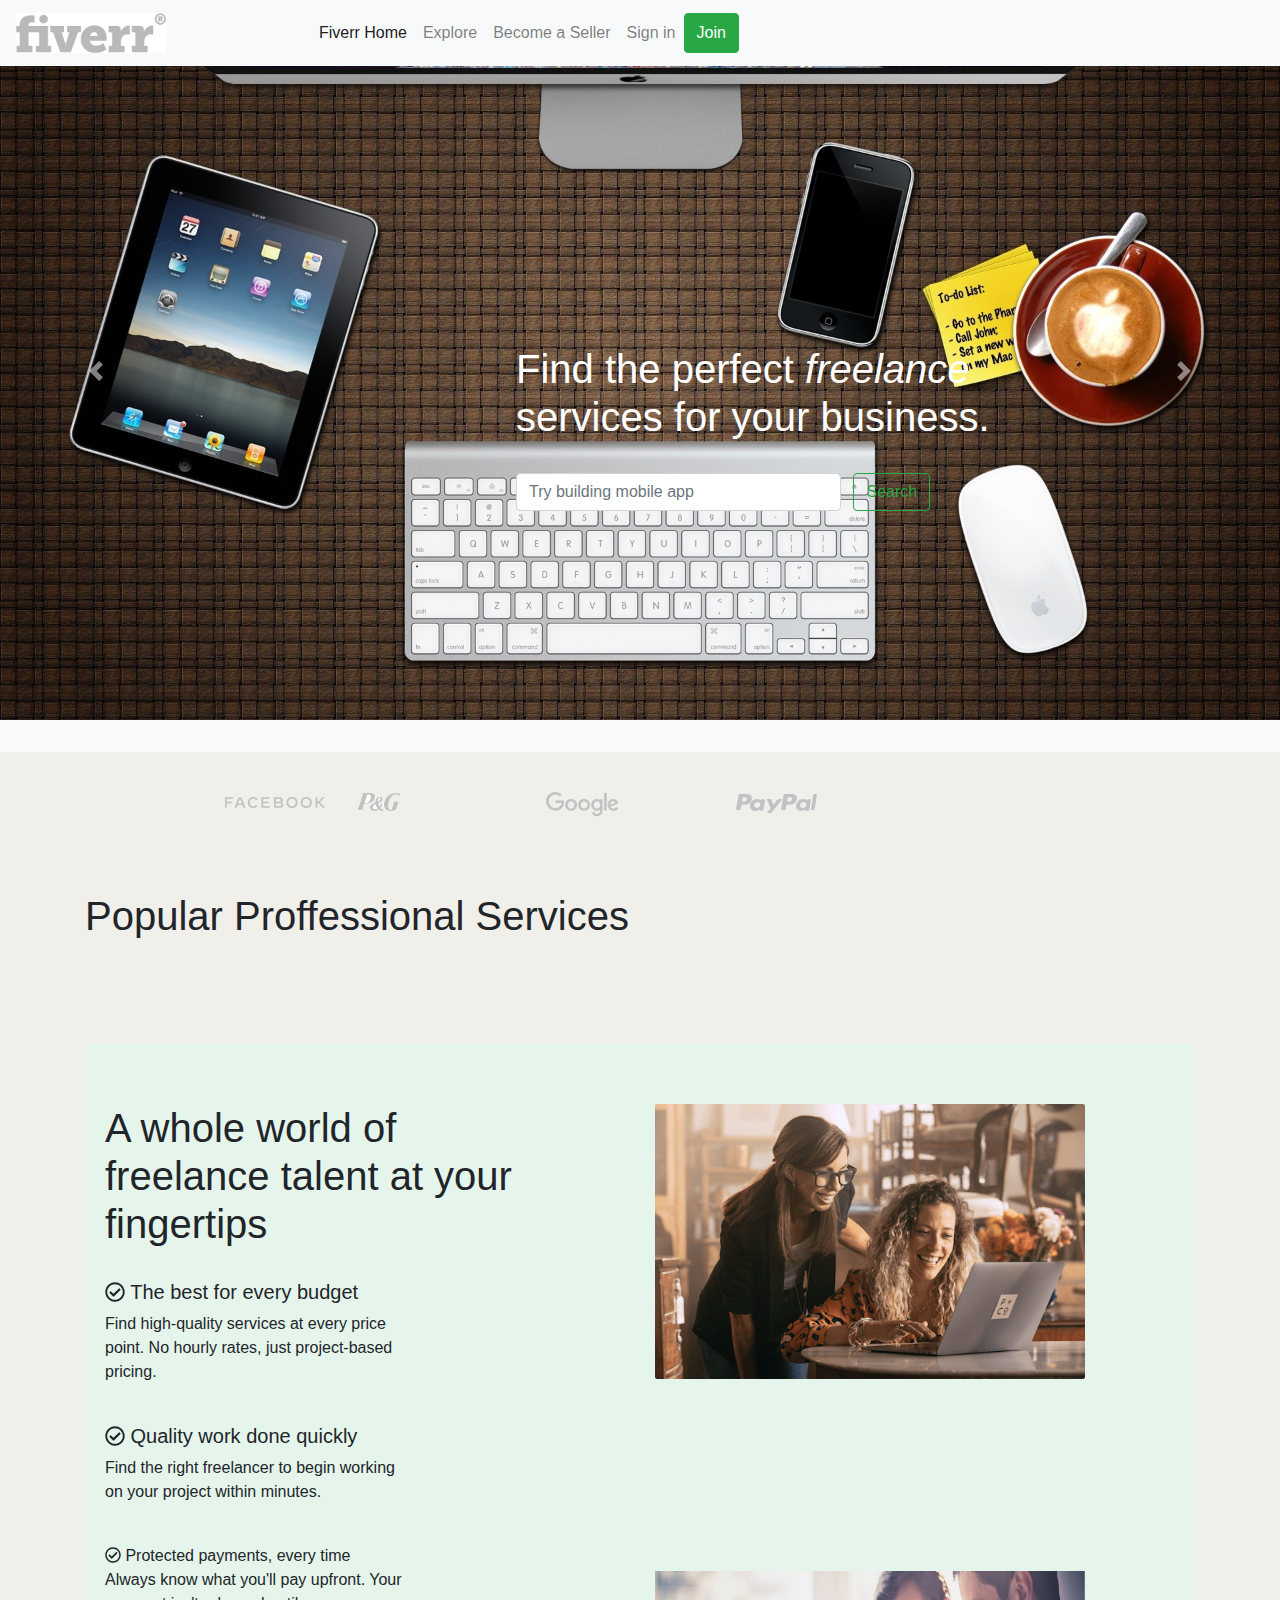
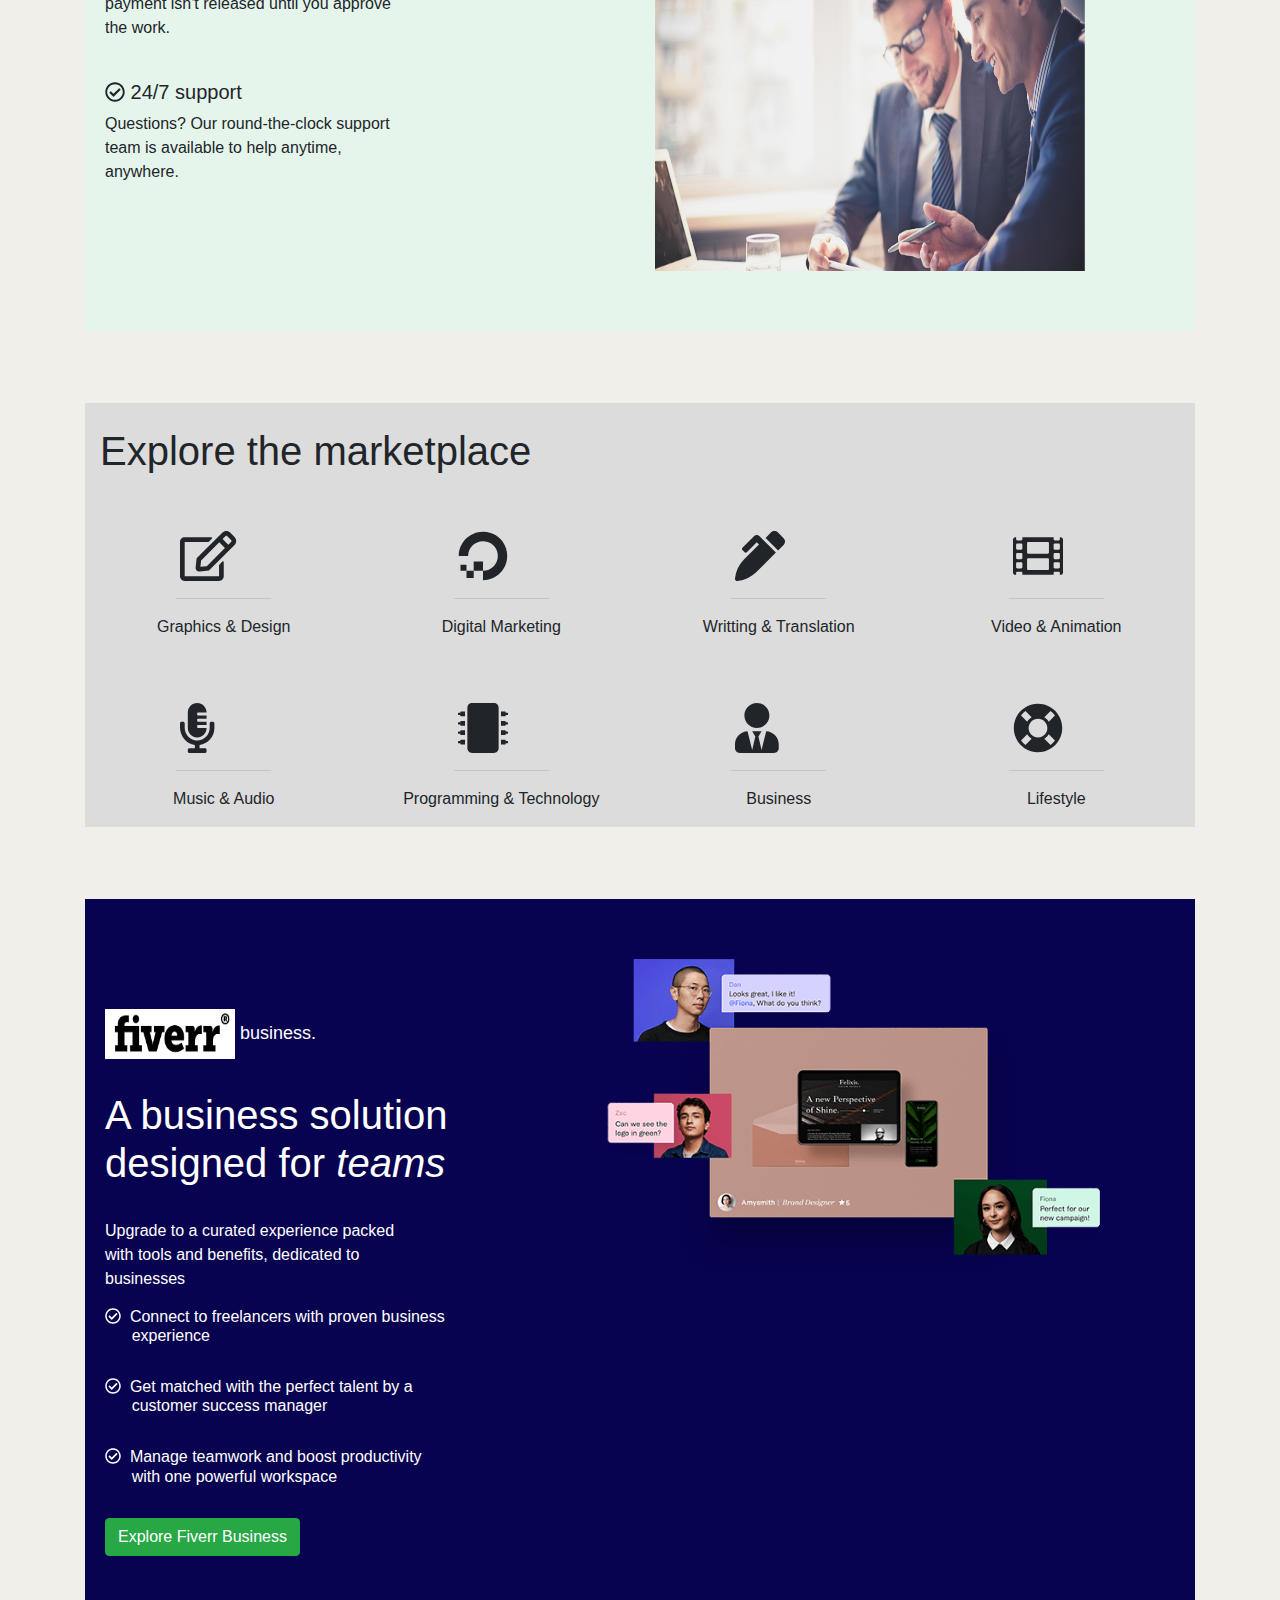
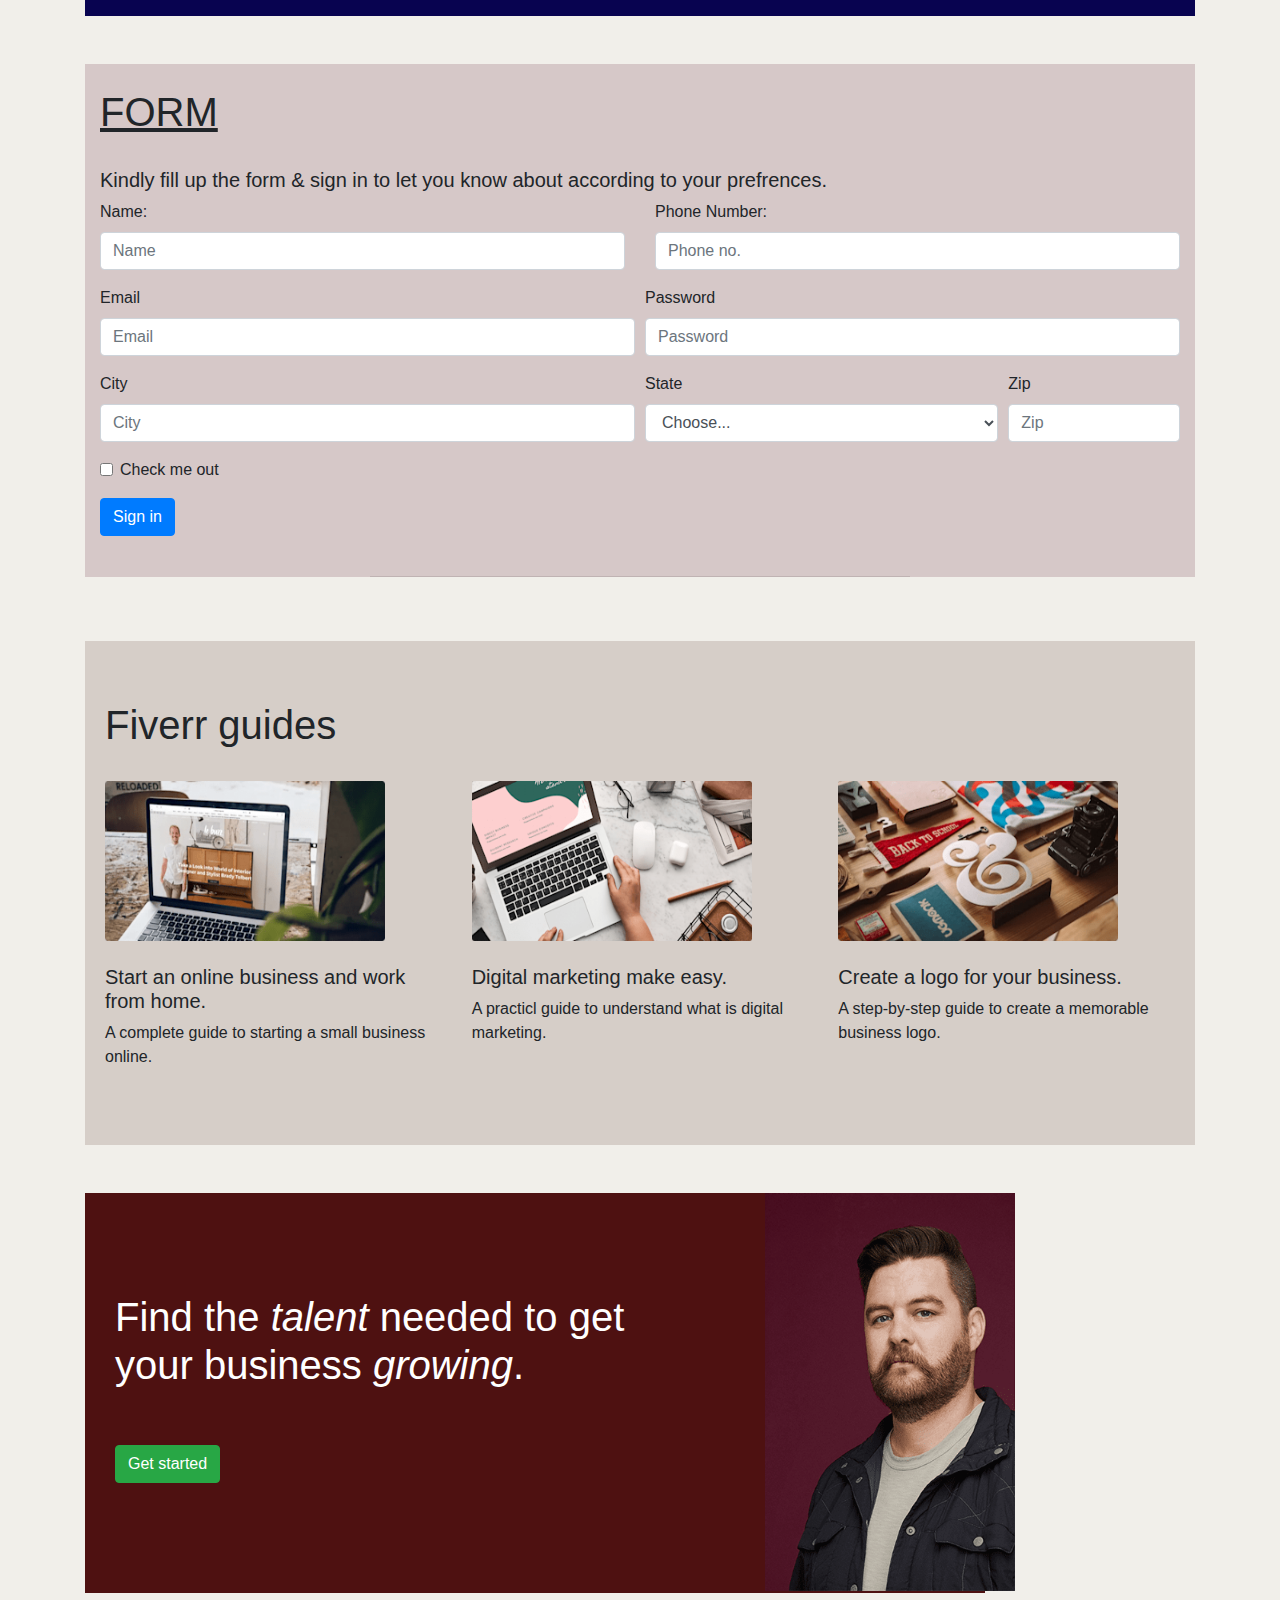
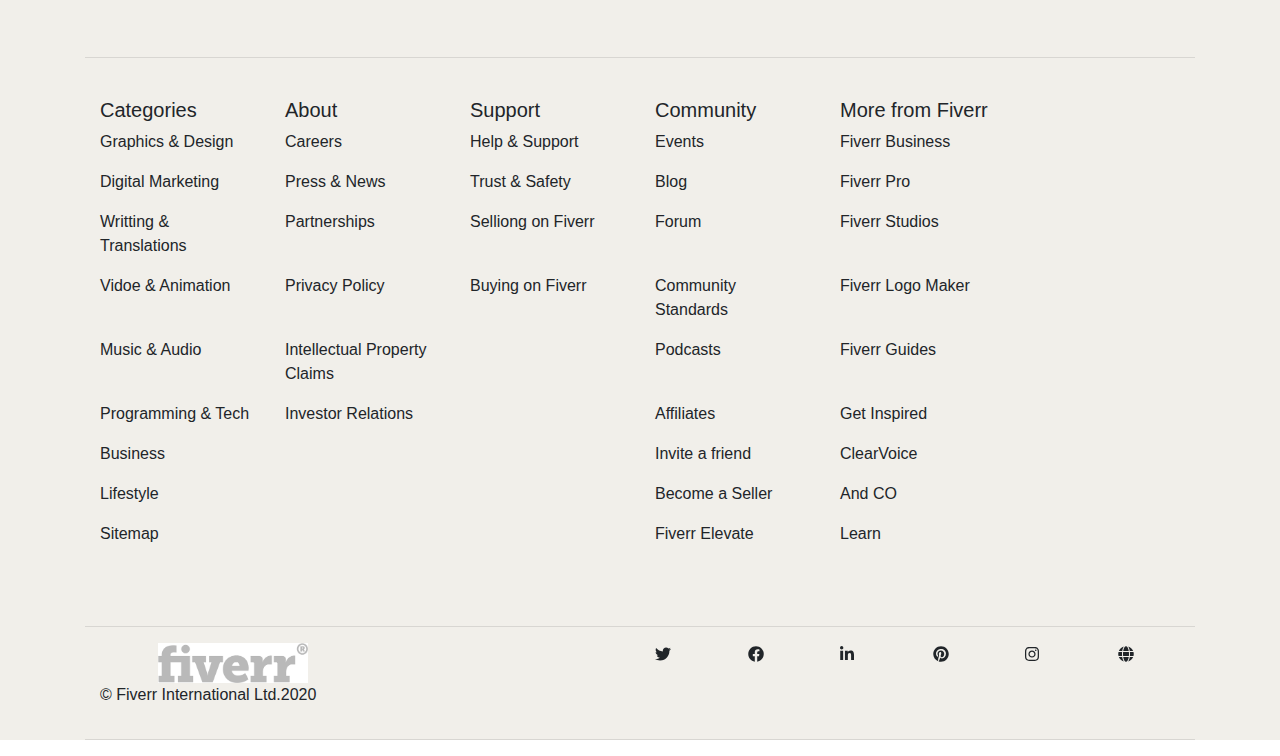
<file: Aptech Project/index.html>
<!DOCTYPE html>
<html lang="en">
<head>
    <meta charset="UTF-8">
    <meta name="viewport" content="width=device-width, initial-scale=1.0">
    <title>Project</title>
    
    <link rel="stylesheet" href="cs/all.css">
    <link rel="stylesheet" href="cs/bootstrap.css">
    <link rel="stylesheet" href="cs/project.css">

       <style>
        .owl-nav button {
  position: absolute;
  top: 50%;
  background-color: #000;
  color: #fff;
  margin: 0;
  transition: all 0.3s ease-in-out;
}
.owl-nav button.owl-prev {
  left: 0;
}
.owl-nav button.owl-next {
  right: 0;
}

.owl-dots {
  text-align: center;
  padding-top: 15px;
}
.owl-dots button.owl-dot {
  width: 15px;
  height: 15px;
  border-radius: 50%;
  display: inline-block;
  background: #ccc;
  margin: 0 3px;
}
.owl-dots button.owl-dot.active {
  background-color: #000;
}
.owl-dots button.owl-dot:focus {
  outline: none;
}
.owl-nav button {
    position: absolute;
    top: 50%;
    transform: translateY(-50%);
    background: rgba(255, 255, 255, 0.38) !important;
}
span {
    font-size: 70px;    
    position: relative;
    top: -5px;
}
.owl-nav button:focus {
    outline: none;
}
h2 {
    margin-top: 50px;
    font-size: 18px;
    font-family: sans-serif;
}
h2 span{
  color: red;
  font-size: 100%;
  position: initial;
}
    </style>
</head>
<body>
<div class="start">

 <div class="wow">
    <!-- nav-bar started -->
    <div class="row">
      <div class="col-md-12 col-sm-12 col-12 col-lg-12 col-xl-12">
        <div class="container">
          <nav class="navbar fixed-top navbar-expand-lg navbar-light bg-light">
              <a class="navbar-brand" href="#">
                  <img class="img-fulid" src="img/images.png" width="150px" height="40" alt="" loading="lazy">
              </a>
              <button class="navbar-toggler" type="button" data-toggle="collapse" data-target="#navbarSupportedContent" aria-controls="navbarSupportedContent" aria-expanded="false" aria-label="Toggle navigation">
                <span class="navbar-toggler-icon"></span>
              </button>  
              &nbsp;&nbsp;&nbsp;&nbsp;&nbsp;&nbsp;&nbsp;&nbsp;&nbsp;&nbsp;&nbsp;&nbsp;&nbsp;&nbsp;
              &nbsp;&nbsp;&nbsp;&nbsp;&nbsp;&nbsp;&nbsp;&nbsp;&nbsp;&nbsp;&nbsp;&nbsp;&nbsp;&nbsp;
              <div class="collapse navbar-collapse" id="navbarSupportedContent">
                <ul class="navbar-nav mr-auto">
                  <li class="nav-item active">
                    <a class="nav-link" href="#">Fiverr Home <span class="sr-only">(current)</span></a>
                  </li>
                  <li class="nav-item">
                    <a class="nav-link" href="#">Explore</a>
                  </li>
                  <li class="nav-item dropdown">
                      <a class="nav-link" href="#">Become a Seller </a>
                  </a>
                  </li>
                  <li class="nav-item dropdown">
                      <a class="nav-link" href="#">Sign in</a>
                  </a>
                  </li>
                  <input type="button" value="Join" class="btn btn-success">
                </ul>
              </div>
            </nav>
          </div>      
      </div>
    </div>
     <!-- nav-bar ended -->
  </div>

    <!-- slider started -->
    <div class="row">
    <div class="col-md-12 col-sm-12 col-12 col-lg-12 col-xl-12">
    <div id="container carouselExampleFade" class="carousel slide carousel-fade" data-ride="carousel">
        <div class="carousel-inner">
          <div class="carousel-item active">
            <img src="img/i1.jpg" class="d-block w-100" alt="...">
            <nav class="navbar navbar-light bg-light">
              <form class="form-inline">
                <div class="o">
                  <h1 class="text-white font-size">Find the perfect <i>freelance</i> <br>  services for your business.</h1>
                  <br>
                <input class="form-control mr-sm-2 " type="search" size="30px" placeholder="Try building mobile app" aria-label="Search">
                <button class="btn btn-outline-success my-2 my-sm-0 " type="submit">Search</button>
              </div>
              </form>
            </nav>
            <nav class="navbar navbar-light bg-light">
            </nav>
          </div>
          <div class="carousel-item">
            <img src="img/i2.jpg" class="d-block w-100" alt="...">
            <nav class="navbar navbar-light bg-light">
              <form class="form-inline">
                <div class="o">
                  <h1 class="text-white">Find the perfect <i>freelance</i> <br>  services for your business.</h1>
                  <br>
                <input class="form-control mr-sm-2 " type="search" size="30px" placeholder="Try building mobile app" aria-label="Search">
                <button class="btn btn-outline-success my-2 my-sm-0 " type="submit">Search</button>
              </div>
              </form>
            </nav>
            <nav class="navbar navbar-light bg-light">
            </nav>
          </div>
          <div class="carousel-item">
            <img src="img/i3.jpg" class="d-block w-100" alt="...">
            <nav class="navbar navbar-light bg-light">
              <form class="form-inline">
                <div class="o">
                  <h1 class="text-white">Find the perfect <i>freelance</i> <br>  services for your business.</h1>
                  <br>
                <input class="form-control mr-sm-2 " type="search" placeholder="Try building mobile app" aria-label="Search">
                <button class="btn btn-outline-success my-2 my-sm-0 " type="submit">Search</button>
              </div>
              </form>
            </nav>
            <nav class="navbar navbar-light bg-light">

            </nav>
          </div>
        </div>
        <a class="carousel-control-prev" href="#carouselExampleFade" role="button" data-slide="prev">
          <span class="carousel-control-prev-icon" aria-hidden="true"></span>
          <span class="sr-only">Previous</span>
        </a>
        <a class="carousel-control-next" href="#carouselExampleFade" role="button" data-slide="next">
          <span class="carousel-control-next-icon" aria-hidden="true"></span>
          <span class="sr-only">Next</span>
        </a>
      </div>
    </div>
  </div>

     <!-- slider ended -->

     <!-- smallwebimages started -->
      <div class="container dd">
        <div class="row">
            <div class="col-2 col-sm-2 col-md-2 col-lg-2 col-xl-2">
            </div>
            <div class="col-auto col-sm-auto col-md-auto col-lg-auto col-xl-auto">
                <img class="img-fulid" src="img/facebook.31d5f92 (1).png" alt="">
            </div>
            <div class="col-2 col-sm-2 col-md-2 col-lg-2 col-xl-2">
                <img class="img-fulid" src="img/pandg.8b7310b.png" alt="">
            </div>
            <div class="col-2 col-sm-2 col-md-2 col-lg-2 col-xl-2">
                <img class="img-fulid" src="img/google.517da09.png" alt="">
            </div>
            <div class="col-2 col-sm-2 col-md-2 col-lg-2 col-xl-2">
                <img class="img-fulid" src="img/paypal.ec56157.png" alt="">
            </div>
            <div class="col-md-2">
            </div>
        </div>
      </div>
      <!-- smallwebimages started -->

         <!-- services started  -->
       <div class="container">
           <h1>Popular Proffessional Services</h1> 
           <br>
           <div class="owl-slider">
            <div id="carousel" class="owl-carousel">
                <div class="item">
                    <img class="owl-lazy" data-src="img/logo-design-2x.jpg" alt="">
                    <p class="t">&nbsp;&nbsp;&nbsp;&nbsp;Build your brand</p>
                    <h3>&nbsp;&nbsp;Logo Design</h3>
                </div>
                <div class="item">
                    <img class="owl-lazy" data-src="img/voiceover-2x.jpg" alt="">
                    <p class="t">&nbsp;&nbsp;&nbsp;&nbsp;Share your Message</p>
                    <h3>&nbsp;&nbsp;Voice Over</h3>
                    
                </div>
                <div class="item">
                    <img class="owl-lazy" data-src="img/wordpress-2x.jpg" alt="">
                    <p class="t">&nbsp;&nbsp;&nbsp;&nbsp;Customize your site</p>
                    <h3>&nbsp;&nbsp;WordPress</h3>
                </div>
                <div class="item">
                    <img class="owl-lazy" data-src="img/seo-2x.jpg" alt="">
                    <p class="t">&nbsp;&nbsp;&nbsp;&nbsp;Unlock growth online</p>
                    <h3>&nbsp;&nbsp;SEO</h3>
                </div>
                  <div class="item">
                    <img class="owl-lazy" data-src="img/illustration-2x.jpg" alt="">
                    <p class="t">&nbsp;&nbsp;&nbsp;&nbsp;Color your dreams</p>
                    <h3>&nbsp;&nbsp;Illustration</h3>
                </div>
                <div class="item">
                    <img class="owl-lazy" data-src="img/translation-2x.jpg" alt="">
                    <p class="t">&nbsp;&nbsp;&nbsp;&nbsp;Go global</p>
                    <h3>&nbsp;&nbsp;Translation</h3>
                </div>
            </div>
            </div>
             <!-- services ended  -->
       <br><br><br>

            <!-- freelancetalent started -->
      <div class="container g">
        <div class="row">
             <div class="col-6 col-sm-6 col-md-6 col-lg-6 col-xl-6">
              <h1>A whole world of <br> freelance talent at your <br> fingertips</h1>
              <br>
              <div>
              <h5> <i class="far fa-check-circle"></i> The best for every budget</h5>
              </div>
              <p>Find high-quality services at every price <br> point. No hourly rates, just project-based <br> pricing.</p>
              <br>
              <h5> <i class="far fa-check-circle"></i> Quality work done quickly</h5>
              <p>Find the right freelancer to begin working <br> on your project within minutes.</p>
              <br>
              <h> <i class="far fa-check-circle"></i> Protected payments, every time</h5>
              <p>Always know what you'll pay upfront. Your <br> payment isn't released until you approve <br> the work.</p>
              <br>
              <h5> <i class="far fa-check-circle"></i> 24/7 support</h5>
              <p>Questions? Our round-the-clock support <br> team is available to help anytime, <br> anywhere.</p>
              <br>
             </div>
             <div class="col-6 col-sm-6 col-md-6 col-lg-6 col-xl-6">
                <img class="image-fulid j" src="img/selling-proposition-still-1400-x1.png" width="450px" alt="">
                <br><br><br><br><br><br><br><br><br>
                <img class="image-fulid j" src="img/Business-men-slider.jpg" height="300px" width="450px" alt="">
            </div>
        </div>
      </div>
      <!-- freelancetalent ended -->
      <br><br><br>

      <!-- exploreicons started  -->
      <div class="container m">
        <br>
        <h1>Explore the marketplace</h1>
        <br><br>
        <div class="row">
          <div class="col-md-3">
            <i class="far fa-edit size"></i>
            <hr style="width: 95px;">
            <p class="text-center">Graphics & Design</p>
          </div>
          <div class="col-md-3">
            <i class="fab fa-digital-ocean size"></i>
            <hr style="width: 95px;">
            <p class="text-center">Digital Marketing</p>
          </div>
          <div class="col-md-3">
            <i class="fas fa-pen-alt size"></i>
            <hr style="width: 95px;">
            <p class="text-center">Writting & Translation</p>
          </div>
          <div class="col-md-3">
            <i class="fas fa-film size"></i>
            <hr style="width: 95px;">
            <p class="text-center">Video & Animation</p>
          </div>
        </div>
        <br><br>
        <div class="row">
          <div class="col-md-3">
            <i class="fas fa-microphone-alt size"></i>
            <hr style="width: 95px;">
            <p class="text-center">Music & Audio</p>
          </div>
          <div class="col-md-3">
            <i class="fas fa-microchip size"></i>
            <hr style="width: 95px;">
            <p class="text-center">Programming & Technology</p>
          </div>
          <div class="col-md-3">
            <i class="fas fa-user-tie size"></i>
            <hr style="width: 95px;">
            <p class="text-center">Business</p>
          </div>
          <div class="col-md-3">
            <i class="fas fa-life-ring size"></i>
            <hr style="width: 95px;">
            <p class="text-center">Lifestyle</p>
          </div>
        </div>
      </div>
      <!-- exploreicons ended  -->
      <br><br><br>

      <!-- fiverrbusiness started  -->
      <div class="container s">
        <div class="row">
          <div class="col-md-6">
            <h2> <img class="img-fulid" src="img/images (1).png" width="130" height="50" alt="" loading="lazy"> business.</h2> 
            <br>
            <h1>A business solution <br> designed for <i>teams</i> </h1>
            <br>
            <p>Upgrade to a curated experience packed <br> with tools and benefits, dedicated to <br> businesses</p>
                <h6> <i class="far fa-check-circle"></i>&nbsp; Connect to freelancers with proven business <br>&nbsp;&nbsp;&nbsp;&nbsp;&nbsp; experience</h6>
                <br>
                <h6> <i class="far fa-check-circle"></i>&nbsp; Get matched with the perfect talent by a <br>&nbsp;&nbsp;&nbsp;&nbsp;&nbsp; customer success manager</h6>
                <br>
                <h6> <i class="far fa-check-circle"></i>&nbsp; Manage teamwork and boost productivity <br>&nbsp;&nbsp;&nbsp;&nbsp;&nbsp; with one powerful workspace</h6>
                <br>
                <input type="button" value="Explore Fiverr Business" class="btn btn-success">
          </div>

          <div class="col-md-6">
            <img class="img-fulid i" src="img/business-desktop-585-x1.png" width="500px" alt="">
          </div>
        </div>
      </div>
      <!-- fiverrbusiness ended  -->
      <br><br>

      <!-- form started  -->
      <div class="container z">
      <form>
        <br>
        <h1><u>FORM</u></h1>
        <br>
        <h5>Kindly fill up the form & sign in to let you know about according to your prefrences.</h5>
        <div class="row"> 
          <div class="col-md-6 col-sm-6 col-6">
              <div class="form-group">
          <label for="validationCustom01">Name:</label>
          <input type="text" class="form-control" id="validationCustom01" placeholder="Name">
              </div>
          </div>
          <div class="col-md-6 col-sm-6 col-6">
            <div class="form-group">
          <label for="validationCustom01">Phone Number:</label>
          <input type="number" class="form-control" id="validationCustom01" placeholder="Phone no.">
            </div>
          </div>
        </div>
              
        <div class="form-row">
          <div class="form-group col-md-6 col-sm-6 col-6">
            <label for="inputEmail4">Email</label>
            <input type="email" class="form-control" id="inputEmail4" placeholder="Email">
          </div>
          <div class="form-group col-md-6 col-sm-6 col-6">
            <label for="inputPassword4">Password</label>
            <input type="password" class="form-control" id="inputPassword4" placeholder="Password">
          </div>
        </div>
        <div class="form-row">
          <div class="form-group col-md-6 col-sm-6 col-6">
            <label for="inputCity">City</label>
            <input type="text" class="form-control" id="inputCity" placeholder="City">
          </div>
          <div class="form-group col-md-4 col-sm-4 col-4">
            <label for="inputState">State</label>
            <select id="inputState" class="form-control">
              <option selected>Choose...</option>
              <option>...</option>
            </select>
          </div>
          <div class="form-group col-md-2 col-sm-2 col-2">
            <label for="inputZip">Zip</label>
            <input type="text" class="form-control" id="inputZip" placeholder="Zip">
          </div>
        </div>
        <div class="form-group">
          <div class="form-check">
            <input class="form-check-input" type="checkbox" id="gridCheck">
            <label class="form-check-label" for="gridCheck">
              Check me out
            </label>
          </div>
        </div>
        <button type="submit" class="btn btn-primary">Sign in</button>
      </form>
       <br>
      <hr style="width: 50%;">
    </div>
    <!-- form ended  -->
    <br><br>

       <!-- fiverr guides started  -->
      <div class="container n">
        <h1>Fiverr guides</h1>
        <br>
        <div class="row">
           <div class="col-md-4">
            <img class="img-fulid k" class="container" src="img/guide-start-online-business-552-x2.png" height="160px" width="280px" alt="">
            <br><br>
            <h5>Start an online business and work from home.</h5>
            <p>A complete guide to starting a small business online.</p>
           </div>
           <div class="col-md-4">
            <img class="img-fulid k" class="container" src="img/guide-digital-marketing-552-x2.png" height="160px" width="280px" alt="">
            <br><br>
            <h5>Digital marketing make easy.</h5>
            <p>A practicl guide to understand what is digital marketing.</p>
          </div>
          <div class="col-md-4">
          <img class="img-fulid k" class="container" src="img/guide-create-a-logo-552-x2.png" height="160px" width="280px" alt="">
          <br><br>
            <h5>Create a logo for your business.</h5>
          <p>A step-by-step guide to create a memorable business logo.</p>
          </div>
        </div>
      </div>
      <!-- fiverr guides ended  -->
      <br><br>

      <!-- moustacheman started  -->
      <div class="container p">
        <h1>Find the <i>talent</i> needed to get <br> your business <i>growing</i>.</h1>
        <br><br>
        <input type="button" value="Get started" class="btn btn-success ">
        <img class="img-fulid" id="h" src="img/bg-signup-1160-x1.png" alt="">
      </div>
      <!-- moustacheman ended  -->
      <br><br>
  
<hr><br>

      <!-- otherreferences started -->
      <div class="container">
        <div class="row">
          <div class="col-md-">
            
          </div>
          <div class="col-md-2">
            <h5>Categories</h5>
          </div>
          <div class="col-md-2">
            <h5>About</h5>
          </div>
          <div class="col-md-2">
            <h5>Support</h5>
          </div>
          <div class="col-md-2">
            <h5>Community</h5>
          </div>
          <div class="col-md-2">
            <h5>More from Fiverr</h5>
          </div>
        </div>

        <div class="row">
          <div class="col-md-">
            
          </div>
          <div class="col-md-2">
            <p>Graphics & Design</p>
          </div>
          <div class="col-md-2">
            <p>Careers</p>
          </div>
          <div class="col-md-2">
            <p>Help & Support</p>
          </div>
          <div class="col-md-2">
            <p>Events</p>
          </div>
          <div class="col-md-2">
            <p>Fiverr Business</p>
          </div>
        </div>

        <div class="row">
          <div class="col-md-">
            
          </div>
          <div class="col-md-2">
            <p>Digital Marketing</p>
          </div>
          <div class="col-md-2">
            <p>Press & News</p>
          </div>
          <div class="col-md-2">
            <p>Trust & Safety</p>
          </div>
          <div class="col-md-2">
            <p>Blog</p>
          </div>
          <div class="col-md-2">
            <p>Fiverr Pro</p>
          </div>
        </div>

        <div class="row">
          <div class="col-md-">
            
          </div>
          <div class="col-md-2">
            <p>Writting & Translations</p>
          </div>
          <div class="col-md-2">
            <p>Partnerships</p>
          </div>
          <div class="col-md-2">
            <p>Selliong on Fiverr</p>
          </div>
          <div class="col-md-2">
            <p>Forum</p>
          </div>
          <div class="col-md-2">
            <p>Fiverr Studios</p>
          </div>
        </div>

        <div class="row">
          <div class="col-md-">
            
          </div>
          <div class="col-md-2">
            <p>Vidoe & Animation</p>
          </div>
          <div class="col-md-2">
            <p>Privacy Policy</p>
          </div>
          <div class="col-md-2">
            <p>Buying on Fiverr</p>
          </div>
          <div class="col-md-2">
            <p>Community Standards</p>
          </div>
          <div class="col-md-2">
            <p>Fiverr Logo Maker</p>
          </div>
        </div>

        <div class="row">
          <div class="col-md-">
            
          </div>
          <div class="col-md-2">
            <p>Music & Audio</p>
          </div>
          <div class="col-md-2">
            <p>Intellectual Property Claims</p>
          </div>
          <div class="col-md-2">
            <p></p>
          </div>
          <div class="col-md-2">
            <p>Podcasts </p>
          </div>
          <div class="col-md-2">
            <p>Fiverr Guides</p>
          </div>
        </div>

        <div class="row">
          <div class="col-md-">
            
          </div>
          <div class="col-md-2">
            <p>Programming & Tech</p>
          </div>
          <div class="col-md-2">
            <p>Investor Relations</p>
          </div>
          <div class="col-md-2">
            <p></p>
          </div>
          <div class="col-md-2">
            <p>Affiliates</p>
          </div>
          <div class="col-md-2">
            <p>Get Inspired</p>
          </div>
        </div>

        <div class="row">
          <div class="col-md-">
            
          </div>
          <div class="col-md-2">
            <p>Business</p>
          </div>
          <div class="col-md-2">
            <p></p>
          </div>
          <div class="col-md-2">
            <p></p>
          </div>
          <div class="col-md-2">
            <p>Invite a friend</p>
          </div>
          <div class="col-md-2">
            <p>ClearVoice</p>
          </div>
        </div>

        <div class="row">
          <div class="col-md-">
            
          </div>
          <div class="col-md-2">
            <p>Lifestyle</p>
          </div>
          <div class="col-md-2">
            <p></p>
          </div>
          <div class="col-md-2">
            <p></p>
          </div>
          <div class="col-md-2">
            <p>Become a Seller</p>
          </div>
          <div class="col-md-2">
            <p>And CO</p>
          </div>
        </div>

        <div class="row">
          <div class="col-md-">
            
          </div>
          <div class="col-md-2">
            <p>Sitemap</p>
          </div>
          <div class="col-md-2">
            <p></p>
          </div>
          <div class="col-md-2">
            <p></p>
          </div>
          <div class="col-md-2">
            <p>Fiverr Elevate</p>
          </div>
          <div class="col-md-2">
            <p>Learn</p>
          </div>
        </div>
      </div>
      <!-- otherreferences ended -->
      <br><br>
      <hr>

      <!-- footer started  -->
      <div class="container">
        <footer class="foot">
          <div class="row">
              <div class="col-md-6">
                &nbsp;&nbsp;&nbsp;&nbsp;&nbsp;&nbsp;&nbsp;&nbsp;&nbsp;&nbsp;&nbsp;&nbsp;&nbsp;<img class="l" src="img/images.png" alt="">
                <br>
               <p> &copy; Fiverr International Ltd.2020</p>
              </div>
              <div class="col-md-6">
              <div class="row">
                  <div class="col-md-2">
                <i class="fab fa-twitter"></i>
                  </div>
                  <div class="col-md-2">
                <i class="fab fa-facebook"></i>
                  </div>
                  <div class="col-md-2">
                <i class="fab fa-linkedin-in"></i>
                  </div>
                  <div class="col-md-2">
                <i class="fab fa-pinterest"></i>
                  </div>
                  <div class="col-md-2">
                <i class="fab fa-instagram"></i>
                  </div>
                  <div class="col-md-2">
                <i class="fas fa-globe"></i>
                  </div>
              </div>
              </div>
          </div> 
        </footer>
        </div>
        <!-- footer ended  -->
        <hr>

      </div>

   

</body>
<script src="https://code.jquery.com/jquery-3.5.1.js" integrity="sha256-QWo7LDvxbWT2tbbQ97B53yJnYU3WhH/C8ycbRAkjPDc=" crossorigin="anonymous"></script>
<script src="js/bootstrap.js"></script>
<script src="js/all.js"></script>

<!-- <script src="https://code.jquery.com/jquery-3.5.1.js" integrity="sha256-QWo7LDvxbWT2tbbQ97B53yJnYU3WhH/C8ycbRAkjPDc=" crossorigin="anonymous"></script> -->

<script src="https://cdnjs.cloudflare.com/ajax/libs/OwlCarousel2/2.3.4/owl.carousel.min.js" integrity="sha512-bPs7Ae6pVvhOSiIcyUClR7/q2OAsRiovw4vAkX+zJbw3ShAeeqezq50RIIcIURq7Oa20rW2n2q+fyXBNcU9lrw==" crossorigin="anonymous"></script>
<script src="https://cdnjs.cloudflare.com/ajax/libs/OwlCarousel2/2.3.4/owl.carousel.js" integrity="sha512-gY25nC63ddE0LcLPhxUJGFxa2GoIyA5FLym4UJqHDEMHjp8RET6Zn/SHo1sltt3WuVtqfyxECP38/daUc/WVEA==" crossorigin="anonymous"></script>
<link rel="stylesheet" href="https://cdnjs.cloudflare.com/ajax/libs/OwlCarousel2/2.3.4/assets/owl.carousel.css" integrity="sha512-UTNP5BXLIptsaj5WdKFrkFov94lDx+eBvbKyoe1YAfjeRPC+gT5kyZ10kOHCfNZqEui1sxmqvodNUx3KbuYI/A==" crossorigin="anonymous" />

<script>
  jQuery("#carousel").owlCarousel({
autoplay: true,
lazyLoad: true,
rewind: true,
margin: 20,
 /*
animateOut: 'fadeOut',
animateIn: 'fadeIn',
*/
responsiveClass: true,
autoHeight: true,
autoplayTimeout: 7000,
smartSpeed: 800,
nav: true,
responsive: {
  0: {
    items: 1
  },

  600: {
    items: 3
  },

  1024: {
    items: 4
  },

  1366: {
    items: 4
  }
}
});
</script>
</html>
</file>
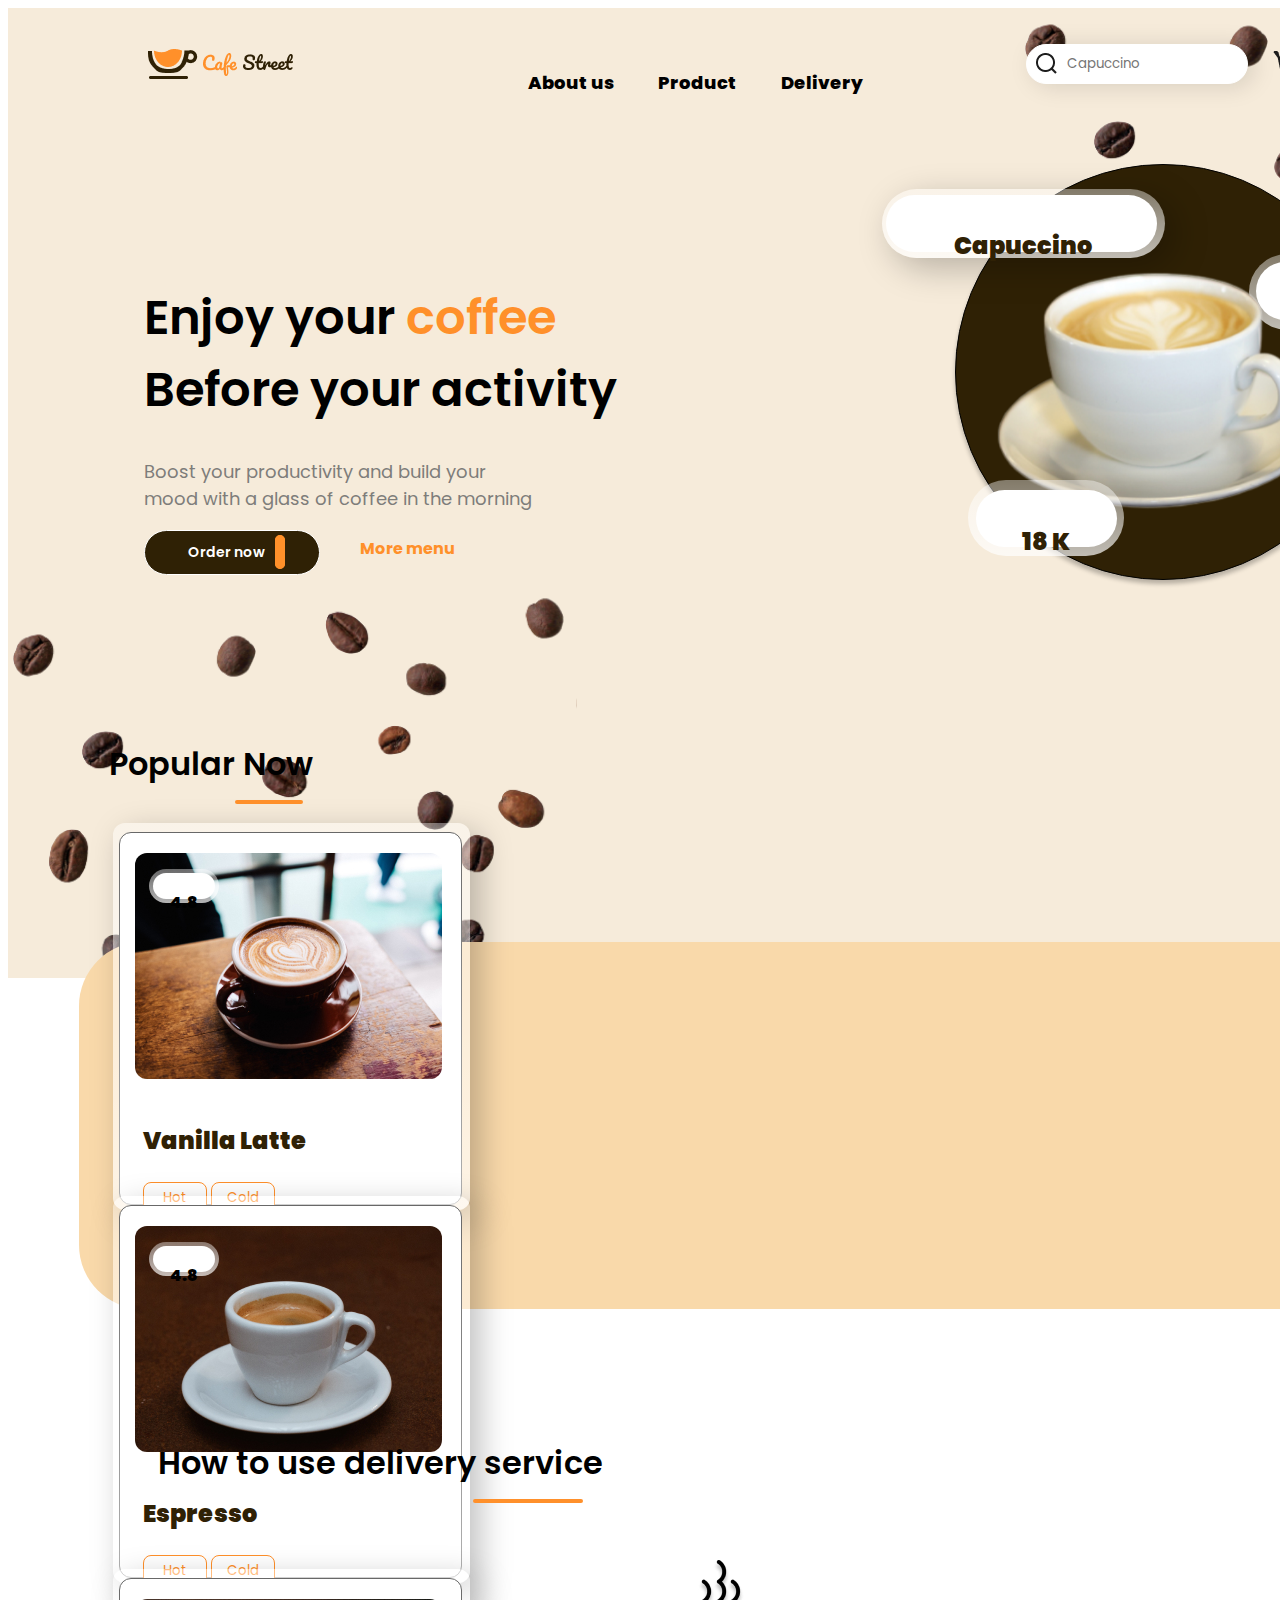
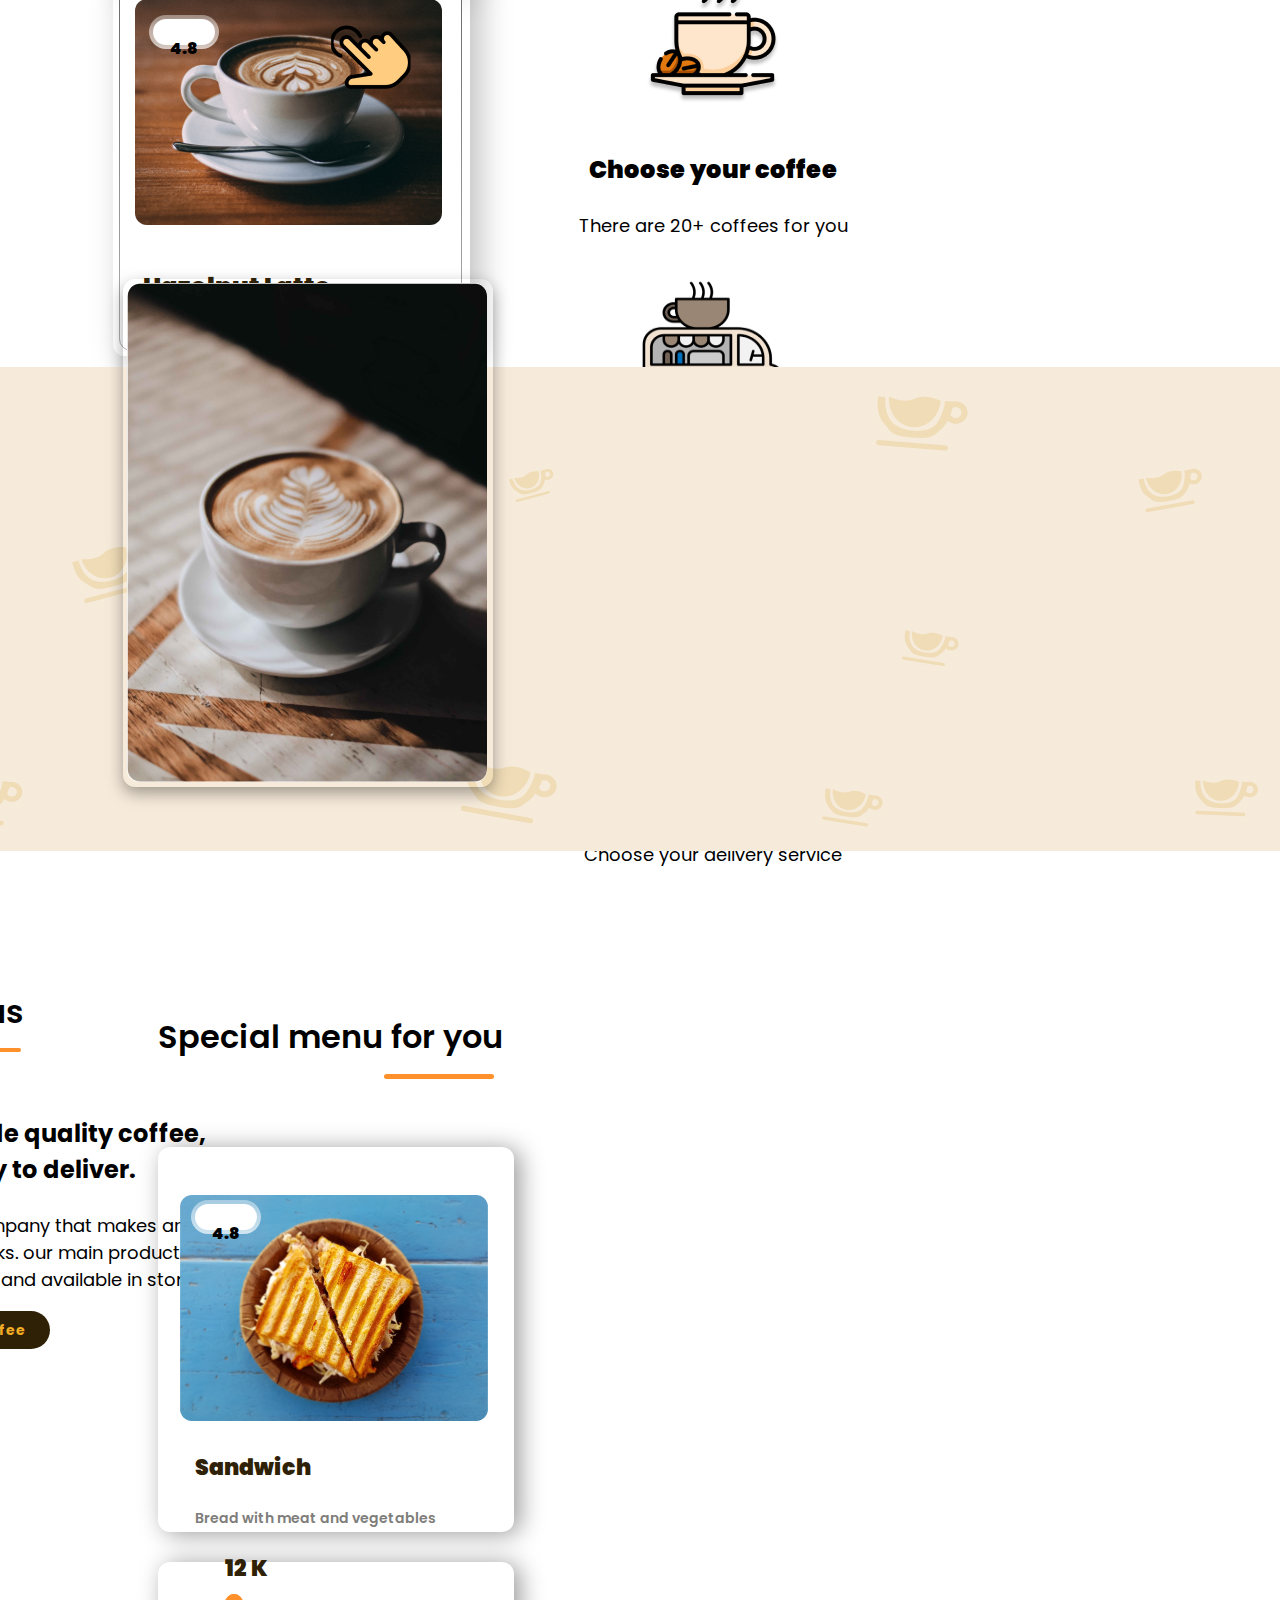
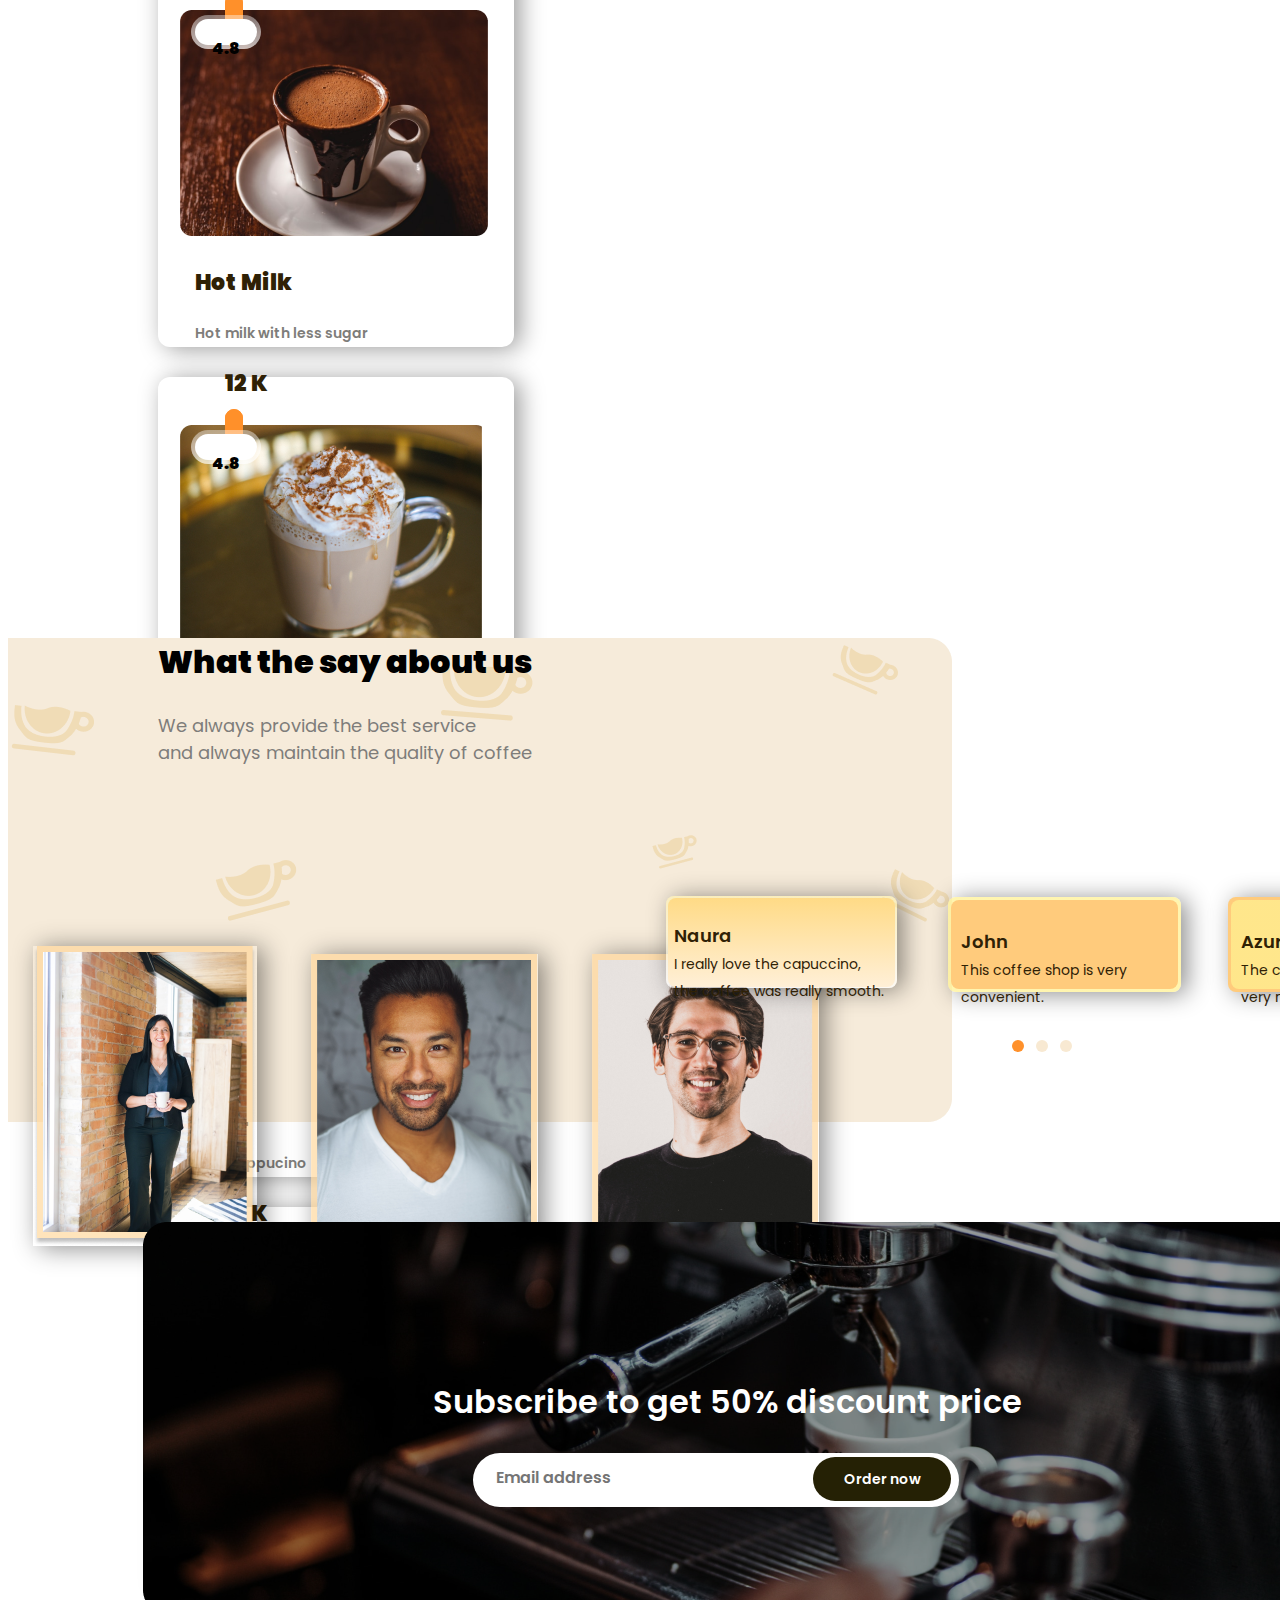
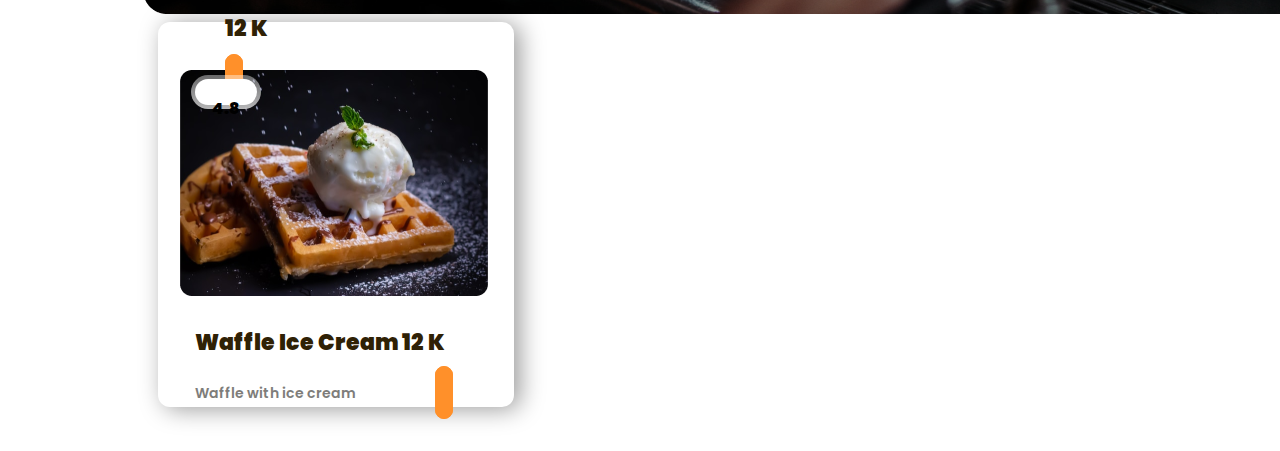
<file: Cafe Street/index.html>
<!DOCTYPE html>
<html lang="en">
<head>
    <meta charset="UTF-8">
    <meta http-equiv="X-UA-Compatible" content="IE=edge">
    <meta name="viewport" content="width=device-width, initial-scale=1.0">
    <title>Cafe Street</title>
    <!-- LINK FOR CSS FILES -->
    <link rel="stylesheet" href="./css/home.css">
    <link rel="stylesheet" href="./css/product.css">
    <link rel="stylesheet" href="./css/howTo.css">
    <link rel="stylesheet" href="./css/about.css">
    <link rel="stylesheet" href="./css/menu.css">
    <link rel="stylesheet" href="./css/testimonial.css" class="css">
    <link rel="stylesheet" href="./css/newsletter.css">
    <!-- LINK FOR BOOTSTRAP -->
    <link href="https://cdn.jsdelivr.net/npm/bootstrap@5.2.0/dist/css/bootstrap.min.css" rel="stylesheet" integrity="sha384-gH2yIJqKdNHPEq0n4Mqa/HGKIhSkIHeL5AyhkYV8i59U5AR6csBvApHHNl/vI1Bx" crossorigin="anonymous">
    <!-- LINK FOR FONT AWESOME ICONS -->
    <link rel="stylesheet" href="https://cdnjs.cloudflare.com/ajax/libs/font-awesome/6.1.2/css/all.min.css" integrity="sha512-1sCRPdkRXhBV2PBLUdRb4tMg1w2YPf37qatUFeS7zlBy7jJI8Lf4VHwWfZZfpXtYSLy85pkm9GaYVYMfw5BC1A==" crossorigin="anonymous" referrerpolicy="no-referrer" />
</head>
<body>
    <!-- MAIN/HOME PAGE -->
    <button onclick="topFunction()" id="myBtnUp"><i class="fa-solid fa-angle-up"></i></button>
    <div class="bgProp row">
        <div class="col-12">
            <img src="./images/bg_img_bottom.png"class="bgImgBot col-4 col-sm-4 col-md-4 col-lg-4" alt="">
            <img src="./images/bg_img_top.png" class="bgImgTop col-4 col-sm-4 col-md-4 col-lg-4" alt="">

            <!-- NAVBAR -->
            <nav class="navbar">
                <div class="container">
                    <div class="row">
                        <div class="col-xs-4 col-sm-4 col-md-6 col-lg-4">
                            <img src="./images/logo_coffe.png" class="logo" alt="">
                        </div>
                        <div class="col-xs-4 col-sm-8 col-md-6 col-lg-4">
                            <ul class="navList">
                                <li><a href="#about" id="li1">About us</a></li>
                                <li><a href="#product">Product</a></li>
                                <li><a href="#delivery">Delivery</a></li>
                            </ul>
                        </div>
                        <div id="searchDiv" class="col-lg-4">
                            <input type="search" class="inputSearch" placeholder="Capuccino">
                            <img src="./images/icons_cart.png" class="iconCart" alt="">
                        </div>
                    </div>
                </div>
            </nav>
            <!-- NAVBAR -->

            <!-- CONTENT -->
            <div class="row">
                <div class="col-6 col-sm-6 col-md-6 col-lg-6">
                    <div class="content">
                        <h1>Enjoy your <span>coffee</span><br>Before your activity</h1>
                        <p>Boost your productivity and build your <br> mood with a glass of coffee in the morning</p>
                        <div class="contentBottom">
                            <div class="orderBtn">
                                <button class="ordBtn">Order now
                                    <i class="fa-solid fa-cart-shopping btnCart"></i>
                                </button>
                            </div>
                            <a href="#menu" class="contentLink">More menu</a>
                        </div>
                    </div>   
                </div>

                <div class="col-6 col-sm-6 col-md-6 col-lg-6">
                    <div class="circle">
                        <div class="capMain">
                            <div class="capLight">
                                <p>Capuccino</p>
                            </div>
                        </div>
                        <div class="revMain">
                            <div class="revLight">
                                <p>4.8 <i class="fa-solid fa-star star"></i></p>
                            </div>
                        </div>
                        <div class="kMain">
                            <div class="kLight">
                                <p>18 K</p>
                            </div>
                        </div>
                        <img src="./images/cup.png" class="circleImg" alt="">
                    </div>
                </div>
            </div>
            <!-- CONTENT -->
        </div>
    </div>
    <!-- MAIN/HOME PAGE -->

    <!-- POPULAR PRODUCT -->
    <div id="product">
        <div class="row">
            <div class="col-12 col-sm-12 col-md-12 col-lg-12">
                <div class="productMain">
                    <h1 class="heading">Popular Now</h1>
                    <div class="headingLine"></div>
                    <div class="backDiv">
                        <div class="row">
                            <div class="col-sm-4 col-md-4 col-lg-4">
                                <div class="spacing1">
                                    <div class="mainCard">
                                        <div class="lightCard">
                                            <div class="reviewMain">
                                                <div class="reviewLight">
                                                    <p>4.8 <i class="fa-solid fa-star star"></i></p>
                                                </div>
                                            </div>
                                            <img src="./images/vanillaLatte.jpg" class="card2Img" alt="">
                                            <div class="row">
                                                <div class="col-8 col-sm-8 col-md-8 col-lg-8">
                                                    <p class="cardContent">Vanilla Latte</p>
                                                    <button class="cardBtn">Hot</button>
                                                    <button class="cardBtn">Cold</button>
                                                </div>
                                                <div class="col-4 col-sm-4 col-md-4 col-lg-4">
                                                    <p  class="cardContent">21 K</p>
                                                    <i class="fa-solid fa-cart-shopping btnCart" id="cartBtn"></i>
                                                </div>
                                            </div>
                                        </div>
                                    </div>
                                </div>
                            </div>
                            <div class="col-sm-4 col-md-4 col-lg-4">
                                <div class="spacing2">
                                    <div class="mainCard">
                                        <div class="lightCard">
                                            <div class="reviewMain">
                                                <div class="reviewLight">
                                                    <p>4.8 <i class="fa-solid fa-star star"></i></p>
                                                </div>
                                            </div>
                                            <img src="./images/espresso.jpg" class="card2Img" alt="">
                                            <div class="row">
                                                <div class="col-8 col-sm-8 col-md-8 col-lg-8">
                                                    <p class="cardContent">Espresso</p>
                                                    <button class="cardBtn">Hot</button>
                                                    <button class="cardBtn">Cold</button>
                                                </div>
                                                <div class="col-4 col-sm-4 col-md-4 col-lg-4">
                                                    <p  class="cardContent">12 K</p>
                                                    <i class="fa-solid fa-cart-shopping btnCart" id="cartBtn"></i>
                                                </div>
                                            </div>
                                        </div>
                                    </div>
                                </div>
                            </div>
                            <div class="col-sm-4 col-md-4 col-lg-4">
                                <div class="spacing3">
                                    <div class="mainCard">
                                        <div class="lightCard">
                                            <div class="reviewMain">
                                                <div class="reviewLight">
                                                    <p>4.8 <i class="fa-solid fa-star star"></i></p>
                                                </div>
                                            </div>
                                            <img src="./images/hazelnut latte.png" class="card2Img" alt="">
                                            <div class="row">
                                                <div class="col-8 col-sm-8 col-md-8 col-lg-8">
                                                    <p class="cardContent">Hazelnut Latte</p>
                                                    <button class="cardBtn">Hot</button>
                                                    <button class="cardBtn">Cold</button>
                                                </div>
                                                <div class="col-4 col-sm-4 col-md-4 col-lg-4">
                                                    <p  class="cardContent">23 K</p>
                                                    <i class="fa-solid fa-cart-shopping btnCart" id="cartBtn"></i>
                                                </div>
                                            </div>
                                        </div>
                                    </div>
                                </div>
                                
                            </div>
                        </div>
                    </div>
                </div>
            </div>
        </div>
    </div>
    <!-- POPULAR PRODUCT -->

    <!-- HOW TO SECTION -->
    <div id="delivery">
        <div class="row">
            <div class="col-12 col-sm-12 col-md-12 col-lg-12">
                <div class="howToSec">
                    <h1 class="heading" >How to use delivery service</h1>
                    <div class="headingLineHowto"></div>
                    <div class="row">
                        <div class="col-4 col-sm-4 col-md-4 col-lg-4">
                            <div class="howTo-1">
                                <img src="./images/coffee-cup.png" alt="">
                                <img src="./images/tap 1.png" id="tapImage" alt="">
                                <p id="p1">Choose your coffee</p>
                                <p id="p2">There are 20+ coffees for you</p>
                            </div>
                        </div>
                        <div class="col-4 col-sm-4 col-md-4 col-lg-4">
                            <div class="howTo-1">
                                <img src="./images/food-truck 1.png" width="159px" height="145px" alt="">
                                <p id="p1">We deliver it to you</p>
                                <p id="p2">Choose your delivery services</p>
                            </div>
                        </div>
                        <div class="col-4 col-sm-4 col-md-4 col-lg-4">
                            <div class="howTo-1">
                                <img src="./images/coffee-cup.png" alt="">
                                <p id="p1">Enjoy your coffee</p>
                                <p id="p2">Choose your delivery service</p>
                            </div>
                        </div>
                    </div>
                </div>
            </div>
        </div>
    </div>
    <!-- HOW TO SECTION -->

    <!-- ABOUT SECTION -->
    <div id="about">
        <div class="row">
            <div class="col-12 col-sm-12 col-md-12 col-lg-12">
                <div class="about">
                    <div class="row">
                        <div class="col-6 col-sm-6 col-md-6 col-lg-6">
                            <div id="size">
                                <img src="./images/aboutCoffee.jpg" id="sizeImg" alt="">
                            </div>
                        </div>
                        <div class="col-6 col-sm-6 col-md-6 col-lg-6">
                            <div class="aboutContent">
                                <h1 class="heading">About us</h1>
                                <div class="aboutHeadingLine"></div>
                                <p id="pa1">We provide quality coffee, <br>and ready to deliver.</p>
                                <p id="pa2">We are a company that makes and distributes <br>delicious drinks. our main product is made with a <br>secret recipe and available in stores worldwide.</p>
                                <button class="getBtn">Get your coffee</button>
                            </div>
                        </div>
                    </div>
                </div>
            </div>
        </div>
    </div>
    <!-- ABOUT SECTION -->

    <!-- MENU SECTION -->
    <div id="menu">
        <div class="row">
            <div class="col-12 col-sm-12 col-md-12 col-lg-12">
                <div class="menu">
                    <h1 class="heading">Special menu for you</h1>
                    <div class="menuHeadingLine"></div>
                    <div class="row">
                        <div class="col-12 col-sm-12 col-md-6 col-lg-4">
                            <div class="menuCard">
                                <div class="reviewMainMenu">
                                    <div class="reviewLightMenu">
                                        <p>4.8 <i class="fa-solid fa-star star"></i></p>
                                    </div>
                                </div>
                                <img src="./images/sandwich_product.png" alt="">
                                <div class="menuContent">
                                    <div class="row">
                                        <div class="col-7 col-sm-7 col-md-7 col-lg-7">
                                            <p class="pm1">Sandwich</p>
                                            <p id="pm2">Bread with meat and vegetables</p>
                                        </div>
                                        <div class="col-5 col-sm-5 col-md-5 col-lg-5">
                                            <p class="pm1" id="pm1-1-2">12 K</p>
                                            <i class="fa-solid fa-cart-shopping btnCart" id="menuCartBtn"></i>
                                        </div>
                                    </div>
                                </div>
                            </div>
                        </div>
                        <div class="col-12 col-sm-12 col-md-6 col-lg-4">
                            <div class="menuCard">
                                <div class="reviewMainMenu">
                                    <div class="reviewLightMenu">
                                        <p>4.8 <i class="fa-solid fa-star star"></i></p>
                                    </div>
                                </div>
                                <img src="./images/hotmilk_product.png" alt="">
                                <div class="menuContent">
                                    <div class="row">
                                        <div class="col-7 col-sm-7 col-md-7 col-lg-7">
                                            <p class="pm1">Hot Milk</p>
                                            <p id="pm2">Hot milk with less sugar</p>
                                        </div>
                                        <div class="col-5 col-sm-5 col-md-5 col-lg-5">
                                            <p class="pm1" id="pm1-1-2">12 K</p>
                                            <i class="fa-solid fa-cart-shopping btnCart" id="menuCartBtn"></i>
                                        </div>
                                    </div>
                                </div>
                            </div>
                        </div>
                        <div class="col-12 col-sm-12 col-md-6 col-lg-4">
                            <div class="menuCard">
                                <div class="reviewMainMenu">
                                    <div class="reviewLightMenu">
                                        <p>4.8 <i class="fa-solid fa-star star"></i></p>
                                    </div>
                                </div>
                                <img src="./images/coffeeIcecream_product.png" alt="">
                                <div class="menuContent">
                                    <div class="row">
                                        <div class="col-12 col-sm-12 col-md-12 col-lg-12">
                                            <p class="pm1">Coffee Ice Cream 12 K</p>
                                            <p id="pm2">Coffee with ice cream vanilla</p>
                                            <i class="fa-solid fa-cart-shopping btnCart" id="menuCartBtnSpecial"></i>
                                        </div>
                                    </div>
                                </div>
                            </div>
                        </div>
                    </div>

                    <div class="row">
                        <div class="col-12 col-sm-12 col-md-6 col-lg-4">
                            <div class="menuCard">
                                <div class="reviewMainMenu">
                                    <div class="reviewLightMenu">
                                        <p>4.8 <i class="fa-solid fa-star star"></i></p>
                                    </div>
                                </div>
                                <img src="./images/capucino_product.png" alt="">
                                <div class="menuContent">
                                    <div class="row">
                                        <div class="col-7 col-sm-7 col-md-7 col-lg-7">
                                            <p class="pm1">Cappucino</p>
                                            <p id="pm2">Hot Cappucino</p>
                                        </div>
                                        <div class="col-5 col-sm-5 col-md-5 col-lg-5">
                                            <p class="pm1" id="pm1-1-2">12 K</p>
                                            <i class="fa-solid fa-cart-shopping btnCart" id="menuCartBtn"></i>
                                        </div>
                                    </div>
                                </div>
                            </div>
                        </div>
                        <div class="col-12 col-sm-12 col-md-6 col-lg-4">
                            <div class="menuCard">
                                <div class="reviewMainMenu">
                                    <div class="reviewLightMenu">
                                        <p>4.8 <i class="fa-solid fa-star star"></i></p>
                                    </div>
                                </div>
                                <img src="./images/moccasino_product.png" alt="">
                                <div class="menuContent">
                                    <div class="row">
                                        <div class="col-7 col-sm-7 col-md-7 col-lg-7">
                                            <p class="pm1">Moccacinno</p>
                                            <p id="pm2">Hot Moccacinno</p>
                                        </div>
                                        <div class="col-5 col-sm-5 col-md-5 col-lg-5">
                                            <p class="pm1" id="pm1-1-2">12 K</p>
                                            <i class="fa-solid fa-cart-shopping btnCart" id="menuCartBtn"></i>
                                        </div>
                                    </div>
                                </div>
                            </div>
                        </div>
                        <div class="col-12 col-sm-12 col-md-6 col-lg-4">
                            <div class="menuCard">
                                <div class="reviewMainMenu">
                                    <div class="reviewLightMenu">
                                        <p>4.8 <i class="fa-solid fa-star star"></i></p>
                                    </div>
                                </div>
                                <img src="./images/waffle_product.png" alt="">
                                <div class="menuContent">
                                    <div class="row">
                                        <div class="col-12 col-sm-12 col-md-12 col-lg-12">
                                            <p class="pm1">Waffle Ice Cream 12 K</p>
                                            <p id="pm2">Waffle with ice cream</p>
                                            <i class="fa-solid fa-cart-shopping btnCart" id="menuCartBtnSpecial"></i>
                                        </div>
                                    </div>
                                </div>
                            </div>
                        </div>
                    </div>
                </div>
            </div>
        </div>
    </div>
    <!-- MENU SECTION -->
    

    <!-- TESTIMONIAL SECTION -->
    <div class="row">
        <div class="col-12 col-sm-12 col-md-12 col-lg-12">
            <div class="testimonial">
                <div class="row">
                    <div class="col-5 col-sm-5 col-md-5 col-lg-5">
                        <div class="testimonialContent">
                            <h2>What the say about us</h2>
                            <p>We always provide the best service <br> and always maintain the quality of coffee</p>
                        </div>
                    </div>
                    <div class="col-7 col-sm-7 col-md-7 col-lg-7">
                        <div class="testimonialImages">
                            <img src="./images/naura.png" alt="">
                            <div class="test" id="naura">
                                <div class="testLight">
                                    <p id="pt1">Naura <br>
                                    <span id="pt2">I really love the capuccino, the coffee was really smooth.</span></p>
                                </div>
                            </div>
                            <img src="./images/john.png" alt="">
                            <div class="testLight1" id="john">
                                <div class="test1">
                                    <p id="pt1">John <br>
                                    <span id="pt2">This coffee shop is very convenient.</span></p>
                                </div>
                                <div class="roundHere">
                                    <div class="round" id="activeImg"></div> <div class="round"></div> <div class="round"></div>
                                </div>
                            </div>
                            <img src="./images/azura.png" alt="">
                            <div class="testLight2" id="azura">
                                <div class="test2">
                                    <p id="pt1">Azura <br>
                                    <span id="pt2">The coffee menu here is very much.</span></p>
                                </div>
                            </div>
                        </div>
                    </div>
                </div>
            </div>
        </div>
    </div>
    <!-- TESTIMONIAL SECTION -->

    <!-- NEWSLETTER SECTION -->
    <div class="row">
        <div class="col-12 col-sm-12 col-md-12 col-lg-12">
            <div class="discount">
                <div class="discountContent">
                    <h2>Subscribe to get 50% discount price</h2>
                    <form action="" method="get" onsubmit="myForm()">
                        <div class="buttonInp">
                            <input type="email" id="in" placeholder="Email address" >
                            <button id="mBtn">Order now</button> 
                        </div> 
                    </form>
                </div>
            </div>
        </div>
    </div>
    <!-- NEWSLETTER SECTION -->

    <!-- FOOOTER -->
    <!-- <div class="row">
        <div class="col-12 col-sm-12 col-md-12 col-lg-12">
            <div class="footer">
                <div class="row">
                    <div class="col-6 col-sm-6 col-md-6 col-lg-6">
                        <p>Created by Saad | &copy; 2022 All rights are reserved.</p>        
                    </div>
                    <div class="col-6 col-sm-6 col-md-6 col-lg-6">
                        <div class="icons">
                            <a href=""><i class="fa-brands fa-facebook"></i></a>
                            <a href=""><i class="fa-brands fa-instagram"></i></a>
                            <a href=""><i class="fa-brands fa-linkedin"></i></a>
                        </div>
                    </div>
                </div>
            </div>
        </div>
    </div> -->
    <!-- FOOOTER -->

    <script src="./app.js"></script>
</body>
</html>
</file>
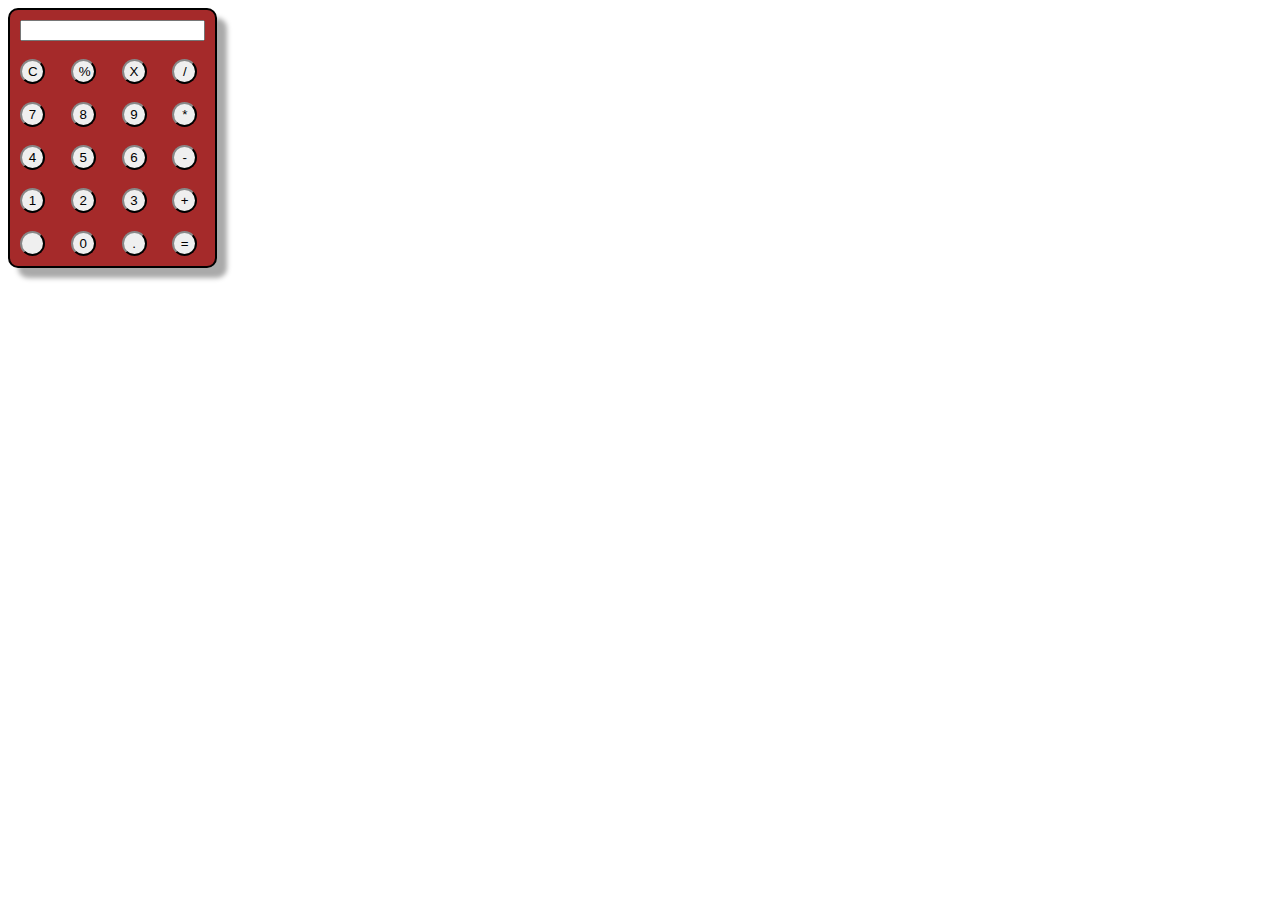
<file: Calculator-New/index.html>
<!DOCTYPE html>
<html lang="en">
<head>
    <meta charset="UTF-8">
    <meta http-equiv="X-UA-Compatible" content="IE=edge">
    <meta name="viewport" content="width=device-width, initial-scale=1.0">
    <link rel="stylesheet" href="./style.css">
    <title>Calculator</title>
</head>
<body>
    <div class="container">
        <table>
            <tr>
                <td colspan="4"><input type="text" id="valueGet"></td>
            </tr>
            <tr>
                <td><input type="button" class="buttons" value="C" onclick="clrScreen('C')"></td>
                <td><input type="button" class="buttons" value="%" onclick="getOper('%')"></td>
                <td><input type="button" class="buttons" value="X" onclick="backspace('CE')"></td>
                <td><input type="button" class="buttons" value="/" onclick="getOper('/')"></td>
            </tr>
            <tr>
                <td><input type="button" class="buttons" value="7" onclick="getIt(7)"></td>
                <td><input type="button" class="buttons" value="8" onclick="getIt(8)"></td>
                <td><input type="button" class="buttons" value="9" onclick="getIt(9)"></td>
                <td><input type="button" class="buttons" value="*" onclick="getOper('*')"></td>
            </tr>
            <tr>
                <td><input type="button" class="buttons" value="4" onclick="getIt(4)"></td>
                <td><input type="button" class="buttons" value="5" onclick="getIt(5)"></td>
                <td><input type="button" class="buttons" value="6" onclick="getIt(6)"></td>
                <td><input type="button" class="buttons" value="-" onclick="getOper('-')"></td>
            </tr>
            <tr>
                <td><input type="button" class="buttons" value="1" onclick="getIt(1)"></td>
                <td><input type="button" class="buttons" value="2" onclick="getIt(2)"></td>
                <td><input type="button" class="buttons" value="3" onclick="getIt(3)"></td>
                <td><input type="button" class="buttons" value="+" onclick="getOper('+')"></td>
            </tr>
            <tr>
                <td><input type="button" class="buttons" value="" onclick="getIt()"></td>
                <td><input type="button" class="buttons" value="0" onclick="getIt(0)"></td>
                <td><input type="button" class="buttons" value="." onclick="getIt('.')"></td>
                <td><input type="button" class="buttons" value="=" onclick="calculateIt('=')"></td>
            </tr>
        </table>
    </div>
    <script src="./calc.js"></script>
</body>
</html>
</file>
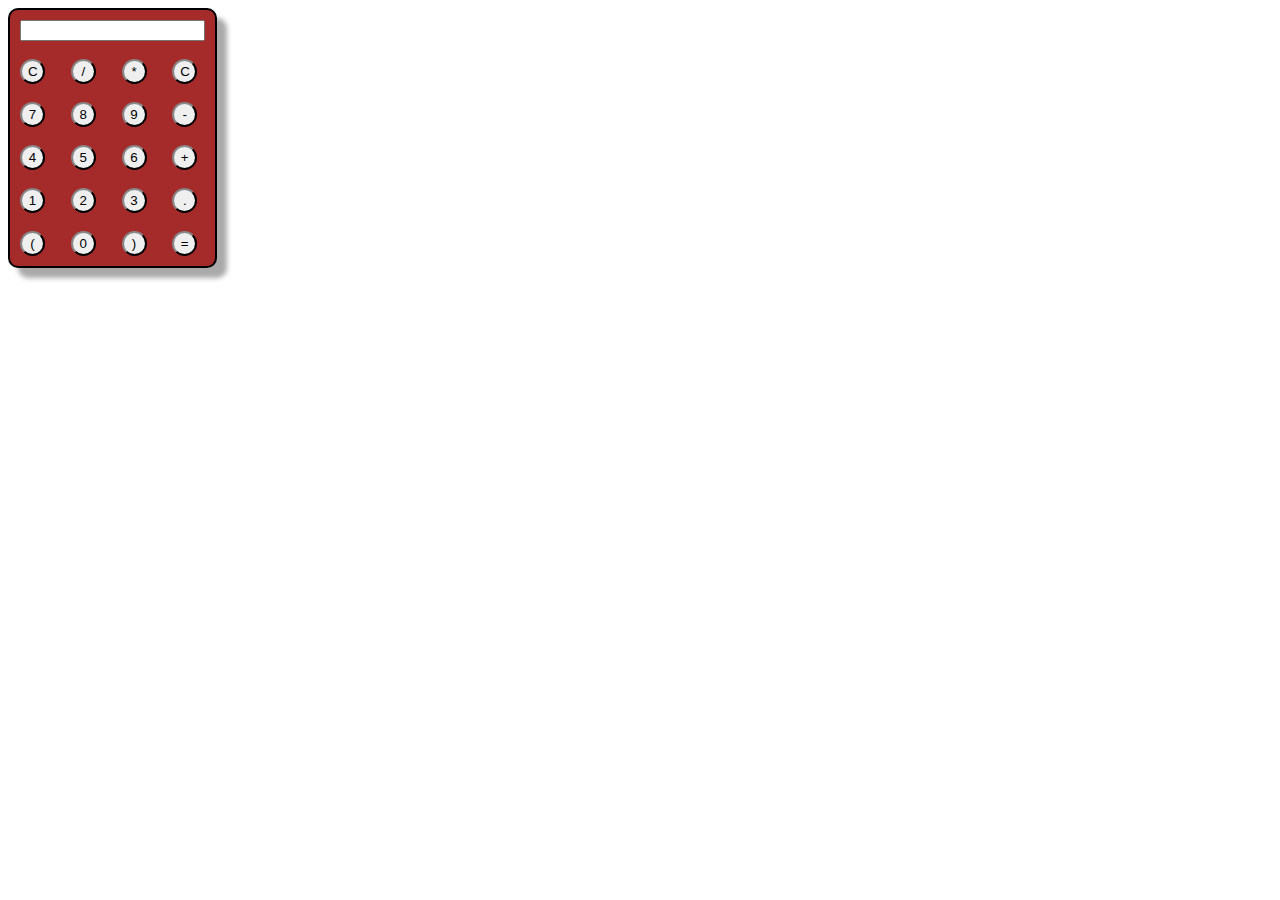
<file: calculator/index.html>
<!DOCTYPE html>
<html lang="en">
<head>
    <meta charset="UTF-8">
    <meta http-equiv="X-UA-Compatible" content="IE=edge">
    <meta name="viewport" content="width=device-width, initial-scale=1.0">
    <link rel="stylesheet" href="./style.css">
    <title>Calculator</title>
</head>
<body>
    <div class="container">
        <table>
            <tr>
                <td colspan="4"><input type="text" id="valueGet"></td>
            </tr>
            <tr>
                <td><input type="button" class="buttons" value="C" onclick="clrScreen('C')"></td>
                <td><input type="button" class="buttons" value="/" onclick="getIt('/')"></td>
                <td><input type="button" class="buttons" value="*" onclick="getIt('*')"></td>
                <td><input type="button" class="buttons" value="C" onclick="clrScreen('C')"></td>
            </tr>
            <tr>
                <td><input type="button" class="buttons" value="7" onclick="getIt(7)"></td>
                <td><input type="button" class="buttons" value="8" onclick="getIt(8)"></td>
                <td><input type="button" class="buttons" value="9" onclick="getIt(9)"></td>
                <td><input type="button" class="buttons" value="-" onclick="getIt('-')"></td>
            </tr>
            <tr>
                <td><input type="button" class="buttons" value="4" onclick="getIt(4)"></td>
                <td><input type="button" class="buttons" value="5" onclick="getIt(5)"></td>
                <td><input type="button" class="buttons" value="6" onclick="getIt(6)"></td>
                <td><input type="button" class="buttons" value="+" onclick="getIt('+')"></td>
            </tr>
            <tr>
                <td><input type="button" class="buttons" value="1" onclick="getIt(1)"></td>
                <td><input type="button" class="buttons" value="2" onclick="getIt(2)"></td>
                <td><input type="button" class="buttons" value="3" onclick="getIt(3)"></td>
                <td><input type="button" class="buttons" value="." onclick="getIt('.')"></td>
            </tr>
            <tr>
                <td><input type="button" class="buttons" value="(" onclick="getIt('(')"></td>
                <td><input type="button" class="buttons" value="0" onclick="getIt(0)"></td>
                <td><input type="button" class="buttons" value=")" onclick="getIt(')')"></td>
                <td><input type="button" class="buttons" value="=" onclick="calculateIt('=')"></td>
            </tr>
        </table>
    </div>
    <script src="./calc.js"></script>
</body>
</html>
</file>
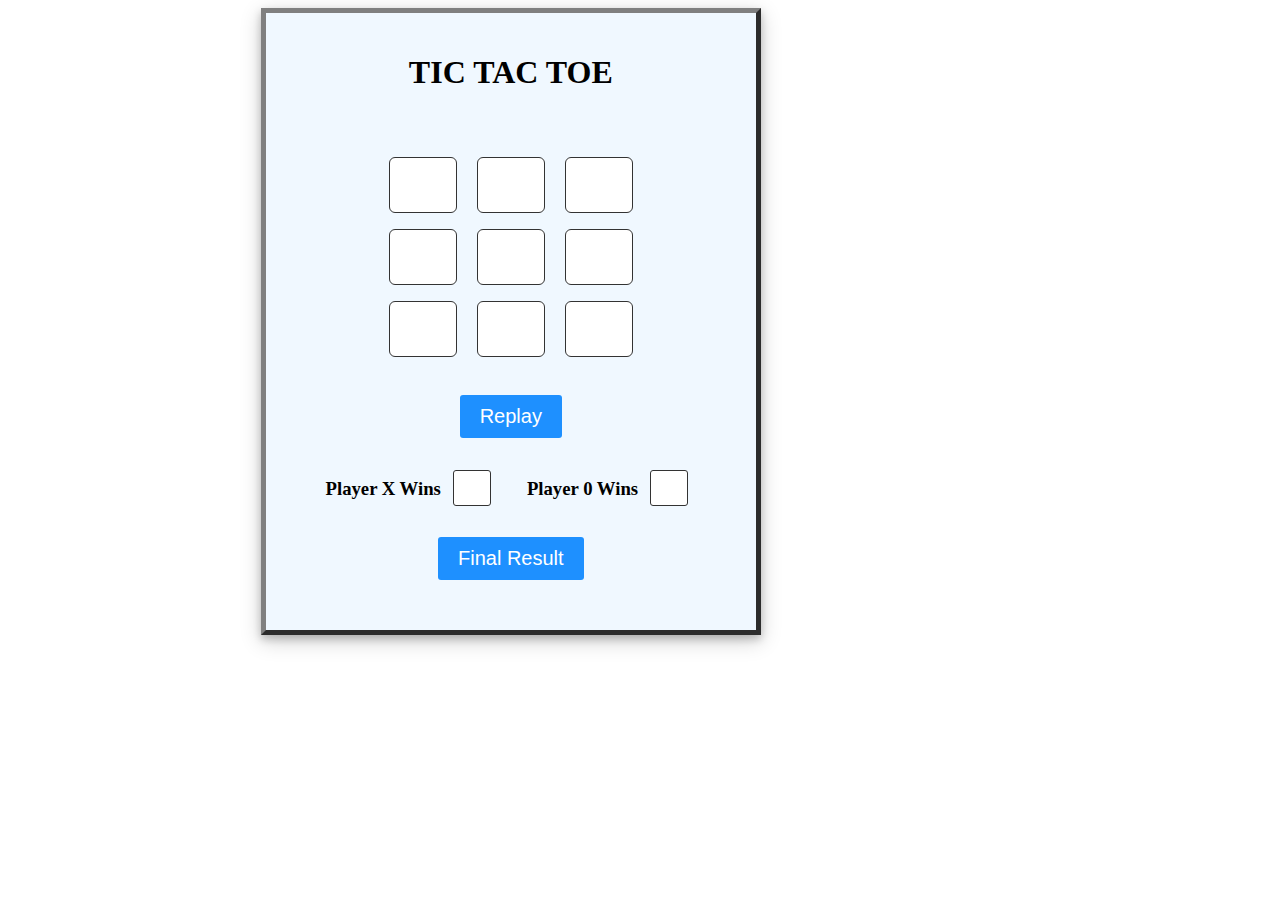
<file: game/index.html>
<!DOCTYPE html>
<html lang="en">
<head>
    <meta charset="UTF-8">
    <meta http-equiv="X-UA-Compatible" content="IE=edge">
    <meta name="viewport" content="width=device-width, initial-scale=1.0">
    <link rel="stylesheet" href="./game.css">
    <title>Game</title>
</head>
<body>
    <div class="container">
        <h1 id="mainHeading">TIC TAC TOE</h1> 
    <br> <br>
    <div class="firstDiv">
        <input type="text" onclick="inputTurn(this); myFunc()" id="b1" readonly>
        <input type="text" onclick="inputTurn(this); myFunc()" id="b2" readonly>
        <input type="text" onclick="inputTurn(this); myFunc()" id="b3" readonly> 
        <br>
        <input type="text" onclick="inputTurn(this); myFunc()" id="b4" readonly>
        <input type="text" onclick="inputTurn(this); myFunc()" id="b5" readonly>
        <input type="text" onclick="inputTurn(this); myFunc()" id="b6" readonly> 
        <br>
        <input type="text" onclick="inputTurn(this); myFunc()" id="b7" readonly>
        <input type="text" onclick="inputTurn(this); myFunc()" id="b8" readonly>
        <input type="text" onclick="inputTurn(this); myFunc()" id="b9" readonly> 
        <br>

    </div>
    <div id="div2">
        <button type="button" onclick="setEmpty()" class="btn">Replay</button>

        <h4 id="playerTurn"></h4>
        <h2 id="resultHere"></h2>

        <h3 class="win">Player X Wins</h3> <input type="text" class="wiin" id="forX" readonly>
        &nbsp;&nbsp;&nbsp;&nbsp;&nbsp;
        <h3 class="win">Player 0 Wins</h3> <input type="text" class="wiin" id="for0" readonly>
        <br> <br>
        <button id="final" onclick="finalResult()" class="btn">Final Result</button>
    </div>
    
    </div>
    <script src="./game.js"></script>
</body>
</html>
</file>
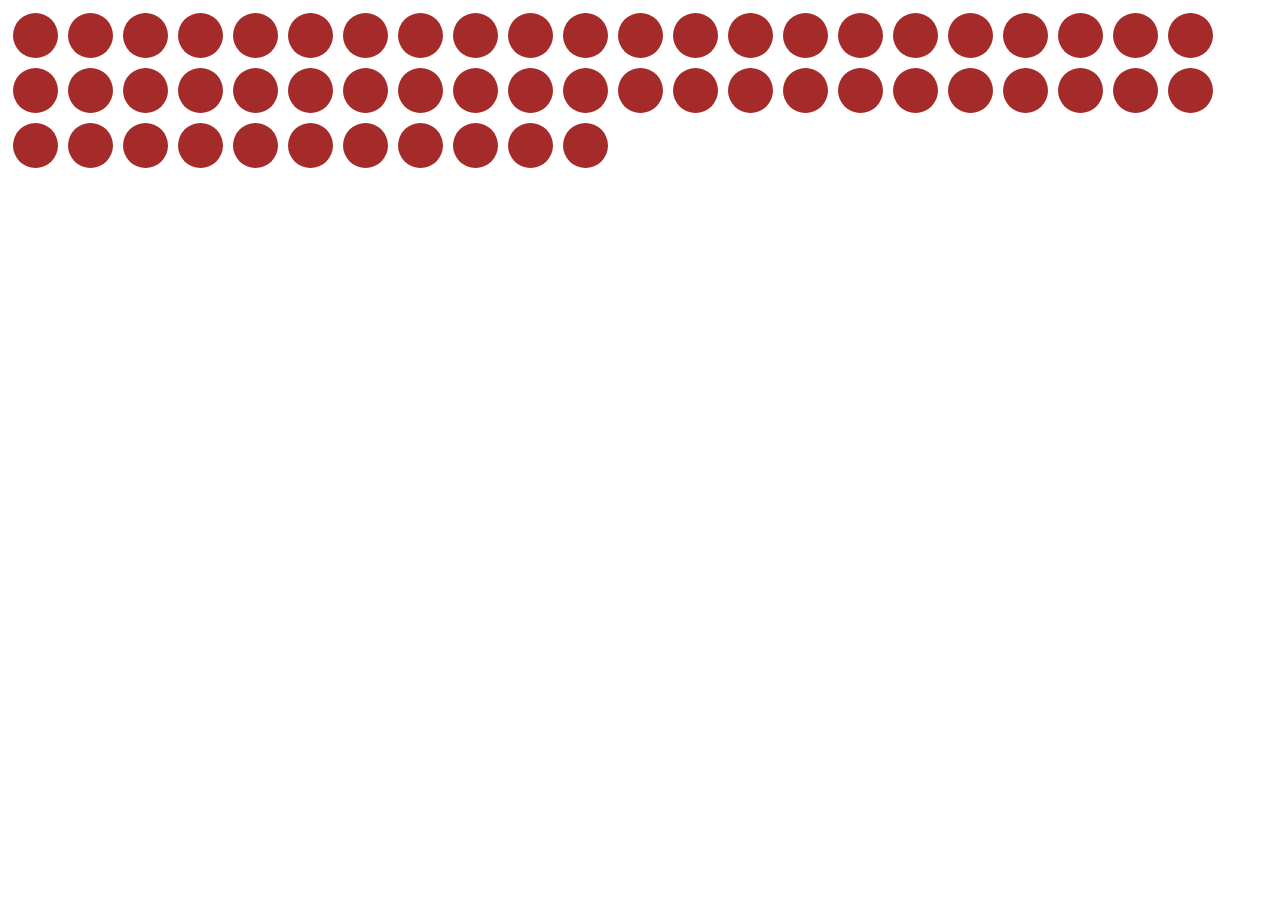
<file: pop-game/index.html>
<!DOCTYPE html>
<html lang="en">
<head>
    <meta charset="UTF-8">
    <meta http-equiv="X-UA-Compatible" content="IE=edge">
    <meta name="viewport" content="width=device-width, initial-scale=1.0">
    <title>Document</title>
    <link rel="stylesheet" href="style.css">
</head>
<body>
<div id="main">
</div>
</body>
<script src="app.js"></script>
</html>
</file>
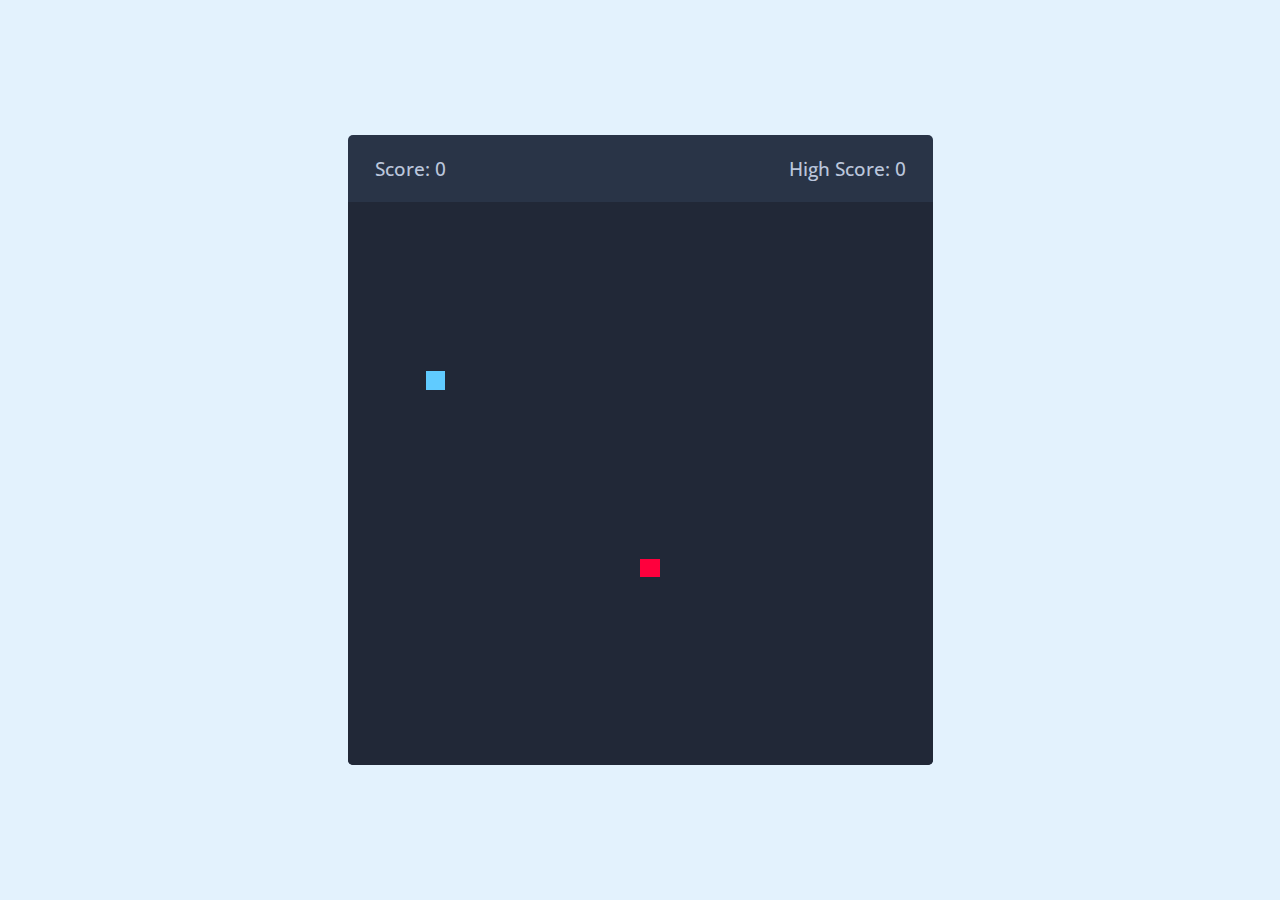
<file: snake-game/index.html>
<!DOCTYPE html>
<html lang="en">
<head>
    <meta charset="UTF-8">
    <meta http-equiv="X-UA-Compatible" content="IE=edge">
    <meta name="viewport" content="width=device-width, initial-scale=1.0">
    <title>Snake Game</title>
    <link rel="stylesheet" href="style.css">
    <link rel="stylesheet" href="https://cdnjs.cloudflare.com/ajax/libs/font-awesome/6.3.0/css/all.min.css" integrity="sha512-SzlrxWUlpfuzQ+pcUCosxcglQRNAq/DZjVsC0lE40xsADsfeQoEypE+enwcOiGjk/bSuGGKHEyjSoQ1zVisanQ==" crossorigin="anonymous" referrerpolicy="no-referrer" />
    <script src="script.js" defer></script>
</head>
<body>
    <div class="wrapper">
        <div class="game-details">
            <span class="score">Score: 0</span>
            <span class="high-score">High Score: 30</span>
        </div>
        <div class="play-board"></div>
        <div class="controls">
            <i data-key="ArrowLeft" class="fa-solid fa-arrow-left"></i>
            <i data-key="ArrowUp" class="fa-solid fa-arrow-up"></i>
            <i data-key="ArrowDown" class="fa-solid fa-arrow-down"></i>
            <i data-key="ArrowRight" class="fa-solid fa-arrow-right"></i>
        </div>
    </div>
</body>
</html>
</file>
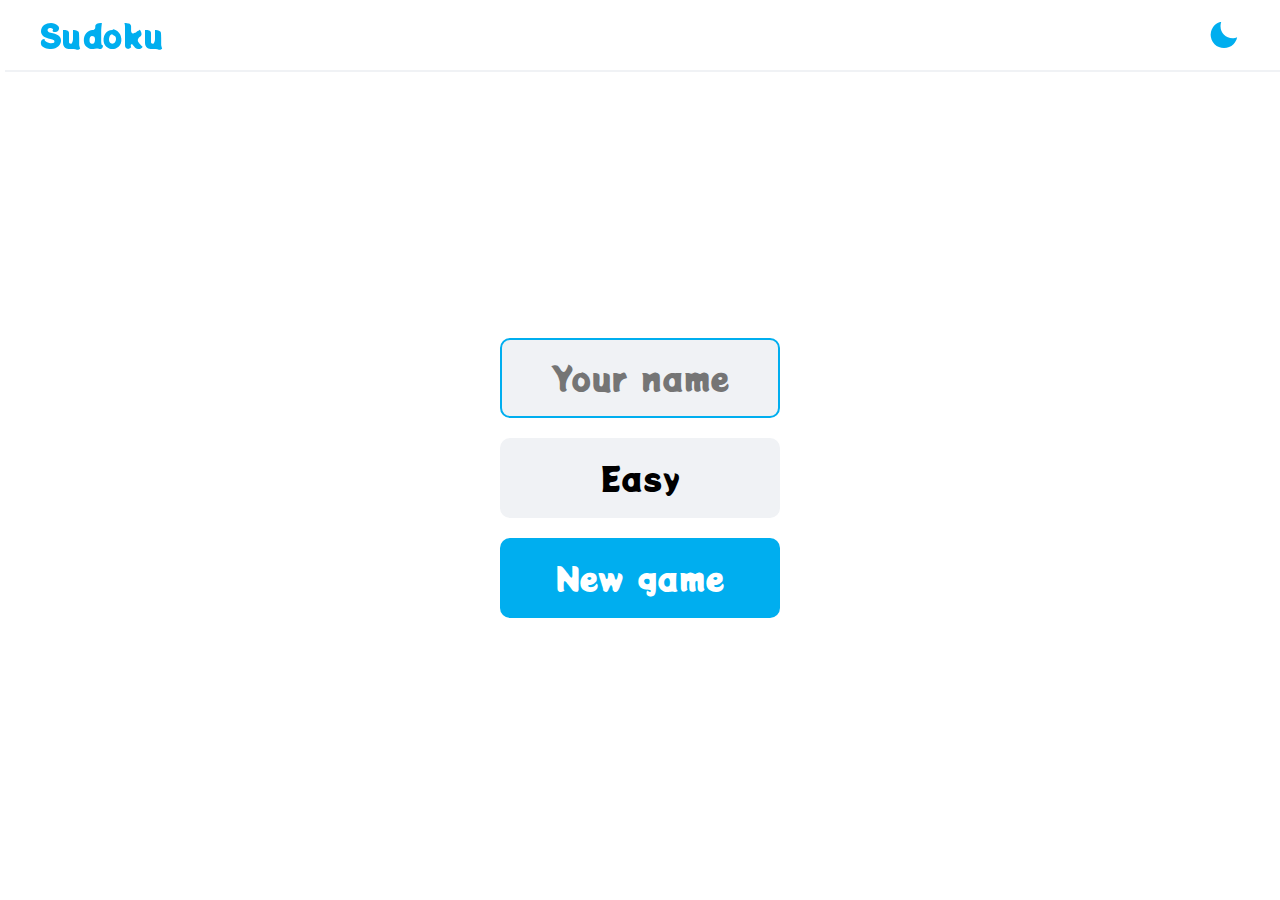
<file: Sudoku/index.html>
<!DOCTYPE html>
<html lang="en">

<head>
    <meta charset="UTF-8">
    <meta http-equiv="X-UA-Compatible" content="IE=edge">
    <meta name="viewport" content="width=device-width, initial-scale=1.0">
    <!-- mobile status bar color -->
    <meta name="theme-color" content="#fff">
    <title>Sudoku</title>
    <link rel="shortcut icon" href="./static/images/icon.png" type="image/x-icon">
    <!-- google font -->
    <link rel="preconnect" href="https://fonts.googleapis.com">
    <link rel="preconnect" href="https://fonts.gstatic.com" crossorigin>
    <link href="https://fonts.googleapis.com/css2?family=Potta+One&display=swap" rel="stylesheet">
    <!-- box icons -->
    <link href='https://unpkg.com/boxicons@2.0.9/css/boxicons.min.css' rel='stylesheet'>
    <!-- app css -->
    <link rel="stylesheet" href="./app.css">

</head>

<body>

    <!-- top nav -->
    <nav>
        <div class="nav-container">
            <a href="#" class="nav-logo">
                Sudoku
            </a>
            <div class="dark-mode-toggle" id="dark-mode-toggle">
                <i class="bx bxs-sun"></i>
                <i class="bx bxs-moon"></i>
            </div>
        </div>
    </nav>
    <!-- end top nav -->

    <!-- main -->
    <div class="main">
        <div class="screen">
            <!-- start screen -->
            <div class="start-screen active" id="start-screen">
                <input type="text" placeholder="Your name" maxlength="11" class="input-name" id="input-name">
                <div class="btn" id="btn-level">
                    Easy
                </div>
                <div class="btn" id="btn-continue">Continue</div>
                <div class="btn btn-blue" id="btn-play">New game</div>
            </div>
            <!-- end start screen -->

            <!-- game screen -->
            <div class="main-game" id="game-screen">
                <div class="main-sudoku-grid">
                    <!-- 81 cells -->
                    <div class="main-grid-cell"></div>
                    <div class="main-grid-cell"></div>
                    <div class="main-grid-cell"></div>
                    <div class="main-grid-cell"></div>
                    <div class="main-grid-cell"></div>
                    <div class="main-grid-cell"></div>
                    <div class="main-grid-cell"></div>
                    <div class="main-grid-cell"></div>
                    <div class="main-grid-cell"></div>
                    <div class="main-grid-cell"></div>
                    <div class="main-grid-cell"></div>
                    <div class="main-grid-cell"></div>
                    <div class="main-grid-cell"></div>
                    <div class="main-grid-cell"></div>
                    <div class="main-grid-cell"></div>
                    <div class="main-grid-cell"></div>
                    <div class="main-grid-cell"></div>
                    <div class="main-grid-cell"></div>
                    <div class="main-grid-cell"></div>
                    <div class="main-grid-cell"></div>
                    <div class="main-grid-cell"></div>
                    <div class="main-grid-cell"></div>
                    <div class="main-grid-cell"></div>
                    <div class="main-grid-cell"></div>
                    <div class="main-grid-cell"></div>
                    <div class="main-grid-cell"></div>
                    <div class="main-grid-cell"></div>
                    <div class="main-grid-cell"></div>
                    <div class="main-grid-cell"></div>
                    <div class="main-grid-cell"></div>
                    <div class="main-grid-cell"></div>
                    <div class="main-grid-cell"></div>
                    <div class="main-grid-cell"></div>
                    <div class="main-grid-cell"></div>
                    <div class="main-grid-cell"></div>
                    <div class="main-grid-cell"></div>
                    <div class="main-grid-cell"></div>
                    <div class="main-grid-cell"></div>
                    <div class="main-grid-cell"></div>
                    <div class="main-grid-cell"></div>
                    <div class="main-grid-cell"></div>
                    <div class="main-grid-cell"></div>
                    <div class="main-grid-cell"></div>
                    <div class="main-grid-cell"></div>
                    <div class="main-grid-cell"></div>
                    <div class="main-grid-cell"></div>
                    <div class="main-grid-cell"></div>
                    <div class="main-grid-cell"></div>
                    <div class="main-grid-cell"></div>
                    <div class="main-grid-cell"></div>
                    <div class="main-grid-cell"></div>
                    <div class="main-grid-cell"></div>
                    <div class="main-grid-cell"></div>
                    <div class="main-grid-cell"></div>
                    <div class="main-grid-cell"></div>
                    <div class="main-grid-cell"></div>
                    <div class="main-grid-cell"></div>
                    <div class="main-grid-cell"></div>
                    <div class="main-grid-cell"></div>
                    <div class="main-grid-cell"></div>
                    <div class="main-grid-cell"></div>
                    <div class="main-grid-cell"></div>
                    <div class="main-grid-cell"></div>
                    <div class="main-grid-cell"></div>
                    <div class="main-grid-cell"></div>
                    <div class="main-grid-cell"></div>
                    <div class="main-grid-cell"></div>
                    <div class="main-grid-cell"></div>
                    <div class="main-grid-cell"></div>
                    <div class="main-grid-cell"></div>
                    <div class="main-grid-cell"></div>
                    <div class="main-grid-cell"></div>
                    <div class="main-grid-cell"></div>
                    <div class="main-grid-cell"></div>
                    <div class="main-grid-cell"></div>
                    <div class="main-grid-cell"></div>
                    <div class="main-grid-cell"></div>
                    <div class="main-grid-cell"></div>
                    <div class="main-grid-cell"></div>
                    <div class="main-grid-cell"></div>
                    <div class="main-grid-cell"></div>
                </div>

                <div class="main-game-info">
                    <div class="main-game-info-box main-game-info-name">
                        <span id="player-name">tuat</span>
                    </div>
                    <div class="main-game-info-box main-game-info-level">
                        <span id="game-level">Easy</span>
                    </div>
                </div>

                <div class="main-game-info-box main-game-info-time">
                    <span id="game-time">10:20</span>
                    <div class="pause-btn" id="btn-pause">
                        <i class="bx bx-pause"></i>
                    </div>
                </div>

                <div class="numbers">
                    <div class="number">1</div>
                    <div class="number">2</div>
                    <div class="number">3</div>
                    <div class="number">4</div>
                    <div class="number">5</div>
                    <div class="number">6</div>
                    <div class="number">7</div>
                    <div class="number">8</div>
                    <div class="number">9</div>
                    <div class="delete" id="btn-delete">X</div>
                </div>
            </div>
            <!-- end game screen -->

            <!-- pause screen -->
            <div class="pause-screen" id="pause-screen">
                <div class="btn btn-blue" id="btn-resume">Resume</div>
                <div class="btn" id="btn-new-game">New game</div>
            </div>
            <!-- end pause screen -->

            <!-- result screen -->
            <div class="result-screen" id="result-screen">
                <div class="congrate">Completed</div>
                <div class="info">Time</div>
                <div id="result-time"></div>
                <div class="btn" id="btn-new-game-2">New game</div>
            </div>
            <!-- end result screen -->
        </div>
    </div>
    <!-- end main -->

    <script src="./static/js/constant.js"></script>
    <script src="./static/js/sud.js"></script>
    <script src="./static/js/sudoku.js"></script>
    <script src="./static/js/app.js"></script>
</body>

</html>
</file>
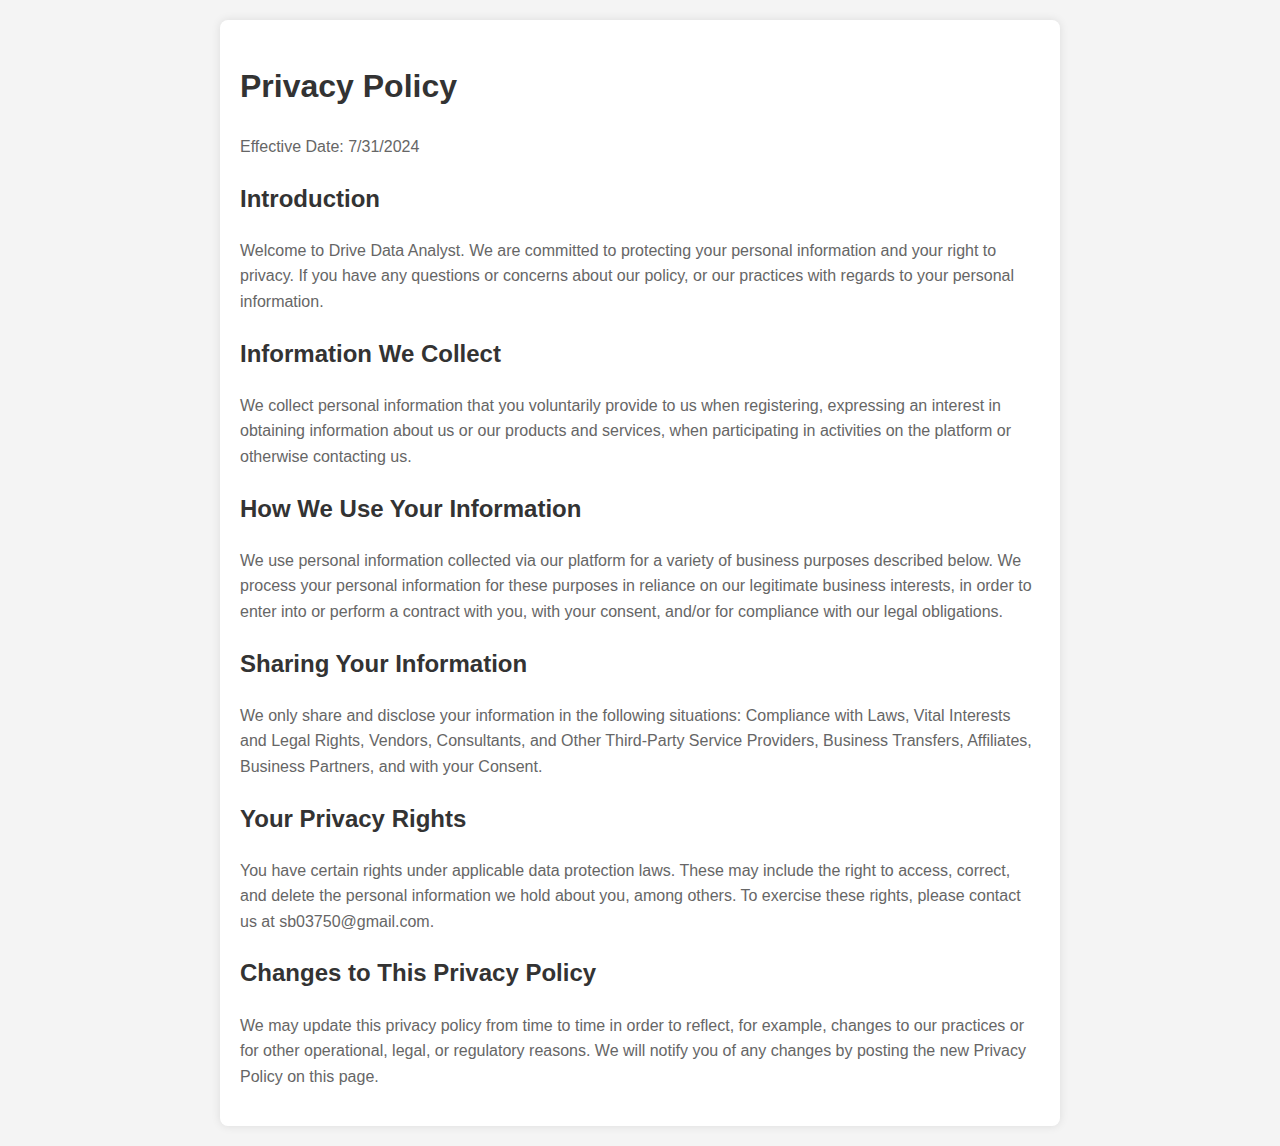
<file: privacy-policy.html>
<!DOCTYPE html>
<html lang="en">
<head>
    <meta charset="UTF-8">
    <meta name="viewport" content="width=device-width, initial-scale=1.0">
    <title>Privacy Policy</title>
    <style>
        body {
            font-family: Arial, sans-serif;
            line-height: 1.6;
            margin: 0;
            padding: 20px;
            background-color: #f4f4f4;
        }
        .container {
            max-width: 800px;
            margin: 0 auto;
            background: #fff;
            padding: 20px;
            border-radius: 8px;
            box-shadow: 0 0 10px rgba(0, 0, 0, 0.1);
        }
        h1, h2, h3 {
            color: #333;
        }
        p {
            color: #666;
        }
    </style>
</head>
<body>
    <div class="container">
        <h1>Privacy Policy</h1>
        <p>Effective Date: 7/31/2024</p>

        <h2>Introduction</h2>
        <p>Welcome to Drive Data Analyst. We are committed to protecting your personal information and your right to privacy. If you have any questions or concerns about our policy, or our practices with regards to your personal information.</p>

        <h2>Information We Collect</h2>
        <p>We collect personal information that you voluntarily provide to us when registering, expressing an interest in obtaining information about us or our products and services, when participating in activities on the platform or otherwise contacting us.</p>

        <h2>How We Use Your Information</h2>
        <p>We use personal information collected via our platform for a variety of business purposes described below. We process your personal information for these purposes in reliance on our legitimate business interests, in order to enter into or perform a contract with you, with your consent, and/or for compliance with our legal obligations.</p>

        <h2>Sharing Your Information</h2>
        <p>We only share and disclose your information in the following situations: Compliance with Laws, Vital Interests and Legal Rights, Vendors, Consultants, and Other Third-Party Service Providers, Business Transfers, Affiliates, Business Partners, and with your Consent.</p>

        <h2>Your Privacy Rights</h2>
        <p>You have certain rights under applicable data protection laws. These may include the right to access, correct, and delete the personal information we hold about you, among others. To exercise these rights, please contact us at sb03750@gmail.com.</p>

        <h2>Changes to This Privacy Policy</h2>
        <p>We may update this privacy policy from time to time in order to reflect, for example, changes to our practices or for other operational, legal, or regulatory reasons. We will notify you of any changes by posting the new Privacy Policy on this page.</p>
    </div>
</body>
</html>
</file>
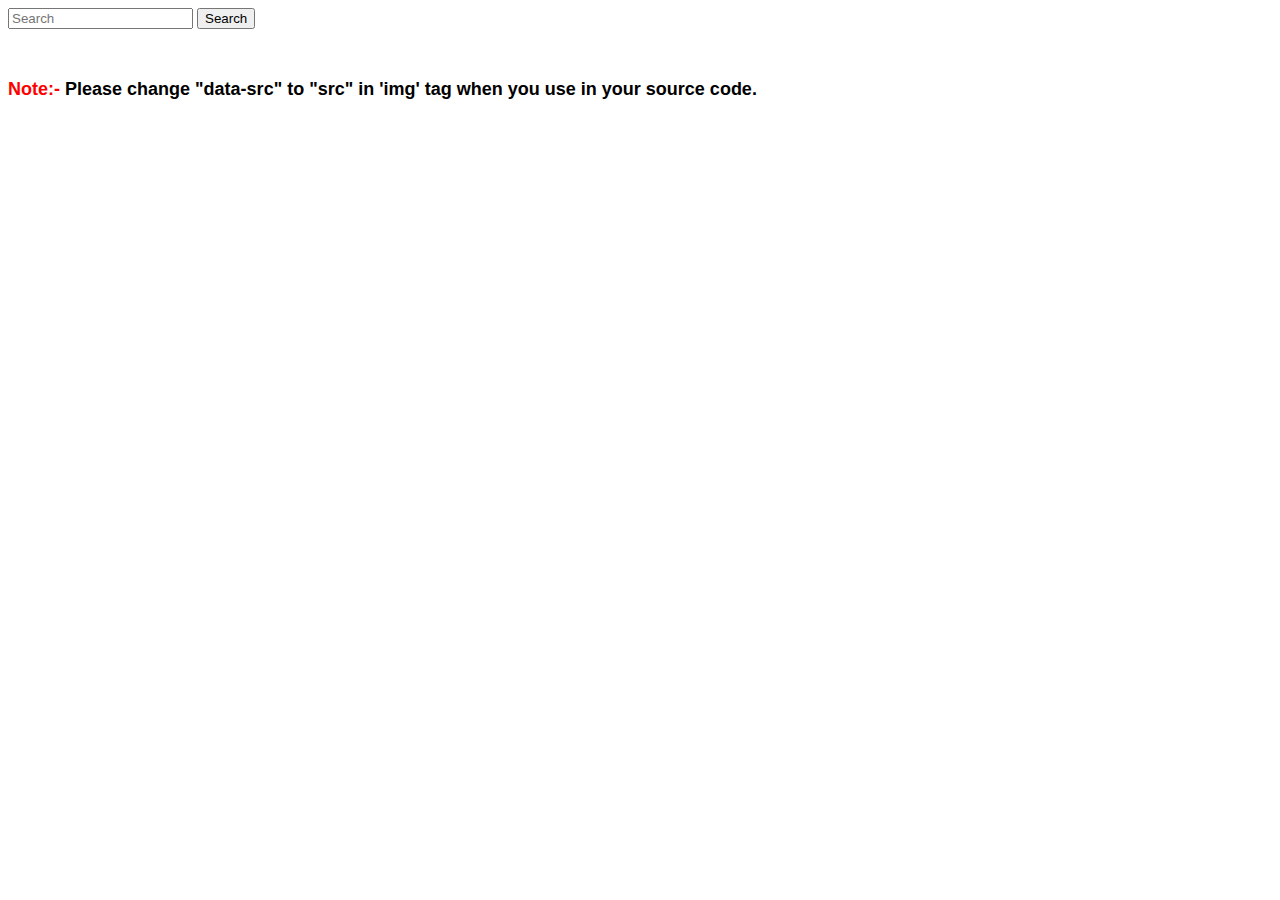
<file: Aptech Project/slider.html>
<!DOCTYPE html>
<html lang="en">
<head>
    <meta charset="UTF-8">
    <meta name="viewport" content="width=device-width, initial-scale=1.0">
    <title>Document</title>
    



    











    <style>
        .owl-nav button {
  position: absolute;
  top: 50%;
  background-color: #000;
  color: #fff;
  margin: 0;
  transition: all 0.3s ease-in-out;
}
.owl-nav button.owl-prev {
  left: 0;
}
.owl-nav button.owl-next {
  right: 0;
}

.owl-dots {
  text-align: center;
  padding-top: 15px;
}
.owl-dots button.owl-dot {
  width: 15px;
  height: 15px;
  border-radius: 50%;
  display: inline-block;
  background: #ccc;
  margin: 0 3px;
}
.owl-dots button.owl-dot.active {
  background-color: #000;
}
.owl-dots button.owl-dot:focus {
  outline: none;
}
.owl-nav button {
    position: absolute;
    top: 50%;
    transform: translateY(-50%);
    background: rgba(255, 255, 255, 0.38) !important;
}
span {
    font-size: 70px;    
    position: relative;
    top: -5px;
}
.owl-nav button:focus {
    outline: none;
}
h2 {
    margin-top: 50px;
    font-size: 18px;
    font-family: sans-serif;
}
h2 span{
  color: red;
  font-size: 100%;
  position: initial;
}
    </style>
</head>
<body>
  <nav class="navbar navbar-light bg-light">
    <form class="form-inline">
      <input class="form-control mr-sm-2" type="search" placeholder="Search" aria-label="Search">
      <button class="btn btn-success my-2 my-sm-0" type="submit">Search</button>
    </form>
  </nav>
    <div class="owl-slider">
        <div id="carousel" class="owl-carousel">
            <div class="item">
                <img class="owl-lazy" data-src="img/senatopcustudio.jpg" alt="">
            </div>
            <div class="item">
                <img class="owl-lazy" data-src="img/paudmartins.jpg" alt="">
            </div>
            <div class="item">
                <img class="owl-lazy" data-src="img/niccoffman.jpg" alt="">
            </div>
            <div class="item">
                <img class="owl-lazy" data-src="img/dvincentgomes.jpg" alt="">
            </div>
              <div class="item">
                <img class="owl-lazy" data-src="img/artsi3d.jpg" alt="">
            </div>
            <div class="item">
                <img class="owl-lazy" data-src="img/translation-2x.jpg" alt="">
            </div>
        </div>
        </div>
        <h2><span>Note:-</span> Please change "data-src" to "src" in 'img' tag when you use in your source code.</h2>
</body>
<script src="https://code.jquery.com/jquery-3.5.1.js" integrity="sha256-QWo7LDvxbWT2tbbQ97B53yJnYU3WhH/C8ycbRAkjPDc=" crossorigin="anonymous"></script>

<script src="https://cdnjs.cloudflare.com/ajax/libs/OwlCarousel2/2.3.4/owl.carousel.min.js" integrity="sha512-bPs7Ae6pVvhOSiIcyUClR7/q2OAsRiovw4vAkX+zJbw3ShAeeqezq50RIIcIURq7Oa20rW2n2q+fyXBNcU9lrw==" crossorigin="anonymous"></script>
<script src="https://cdnjs.cloudflare.com/ajax/libs/OwlCarousel2/2.3.4/owl.carousel.js" integrity="sha512-gY25nC63ddE0LcLPhxUJGFxa2GoIyA5FLym4UJqHDEMHjp8RET6Zn/SHo1sltt3WuVtqfyxECP38/daUc/WVEA==" crossorigin="anonymous"></script>
<link rel="stylesheet" href="https://cdnjs.cloudflare.com/ajax/libs/OwlCarousel2/2.3.4/assets/owl.carousel.css" integrity="sha512-UTNP5BXLIptsaj5WdKFrkFov94lDx+eBvbKyoe1YAfjeRPC+gT5kyZ10kOHCfNZqEui1sxmqvodNUx3KbuYI/A==" crossorigin="anonymous" />

<script>
    jQuery("#carousel").owlCarousel({
  autoplay: true,
  lazyLoad: true,
  rewind: true,
  margin: 20,
   /*
  animateOut: 'fadeOut',
  animateIn: 'fadeIn',
  */
  responsiveClass: true,
  autoHeight: true,
  autoplayTimeout: 7000,
  smartSpeed: 800,
  nav: true,
  responsive: {
    0: {
      items: 1
    },

    600: {
      items: 3
    },

    1024: {
      items: 4
    },

    1366: {
      items: 4
    }
  }
});
</script>
</html>
</file>
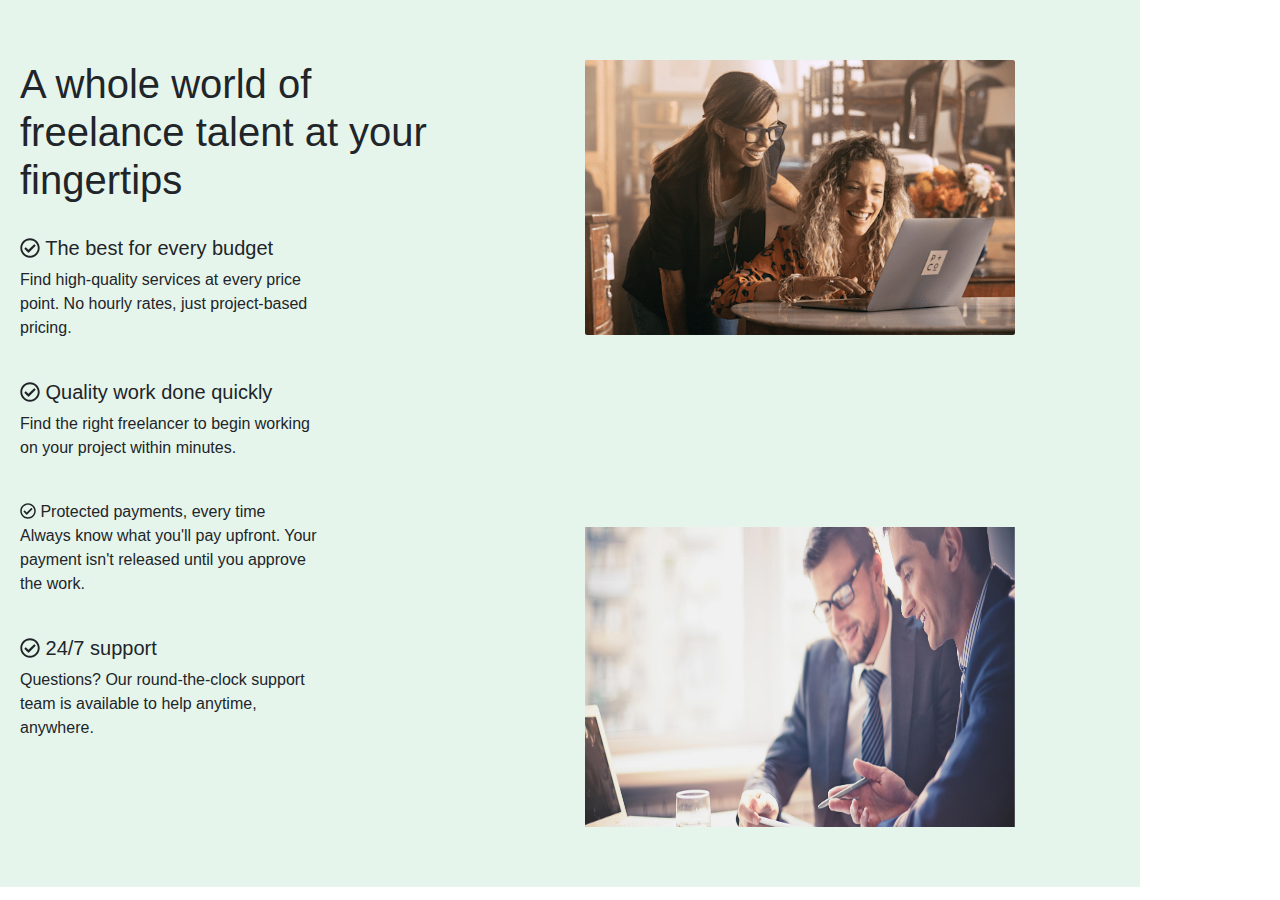
<file: Aptech Project/w3.html>
<!DOCTYPE html>
<html lang="en">
<head>
  <meta charset="UTF-8">
  <meta name="viewport" content="width=device-width, initial-scale=1.0">
  <title>Document</title>

  <link rel="stylesheet" href="cs/all.css">
  <link rel="stylesheet" href="cs/bootstrap.css">
  <link rel="stylesheet" href="cs/project.css">
</head>
<body>
  <div class="row">
    <div class="col-12 col-sm-12 col-md-12 col-lg-12 col-xl-12">
      <div class="container g">
        <div class="row">
             <div class="col-6 col-sm-6 col-md-6 col-lg-6 col-xl-6">
              <h1>A whole world of <br> freelance talent at your <br> fingertips</h1>
              <br>
              <div>
              <h5> <i class="far fa-check-circle"></i> The best for every budget</h5>
              </div>
              <p>Find high-quality services at every price <br> point. No hourly rates, just project-based <br> pricing.</p>
              <br>
              <h5> <i class="far fa-check-circle"></i> Quality work done quickly</h5>
              <p>Find the right freelancer to begin working <br> on your project within minutes.</p>
              <br>
              <h> <i class="far fa-check-circle"></i> Protected payments, every time</h5>
              <p>Always know what you'll pay upfront. Your <br> payment isn't released until you approve <br> the work.</p>
              <br>
              <h5> <i class="far fa-check-circle"></i> 24/7 support</h5>
              <p>Questions? Our round-the-clock support <br> team is available to help anytime, <br> anywhere.</p>
              <br>
             </div>
             <div class="col-6 col-sm-6 col-md-6 col-lg-6 col-xl-6">
                <img class="image-fulid j" src="img/selling-proposition-still-1400-x1.png" width="450px" alt="">
                <br><br><br><br><br><br><br><br><br>
                <img class="image-fulid j" src="img/Business-men-slider.jpg" height="300px" width="450px" alt="">
            </div>
        </div>
      </div>
    </div>
  </div>
</body>

<script src="https://code.jquery.com/jquery-3.5.1.js" integrity="sha256-QWo7LDvxbWT2tbbQ97B53yJnYU3WhH/C8ycbRAkjPDc=" crossorigin="anonymous"></script>
<script src="js/bootstrap.js"></script>
<script src="js/all.js"></script>

<!-- <script src="https://code.jquery.com/jquery-3.5.1.js" integrity="sha256-QWo7LDvxbWT2tbbQ97B53yJnYU3WhH/C8ycbRAkjPDc=" crossorigin="anonymous"></script> -->

<script src="https://cdnjs.cloudflare.com/ajax/libs/OwlCarousel2/2.3.4/owl.carousel.min.js" integrity="sha512-bPs7Ae6pVvhOSiIcyUClR7/q2OAsRiovw4vAkX+zJbw3ShAeeqezq50RIIcIURq7Oa20rW2n2q+fyXBNcU9lrw==" crossorigin="anonymous"></script>
<script src="https://cdnjs.cloudflare.com/ajax/libs/OwlCarousel2/2.3.4/owl.carousel.js" integrity="sha512-gY25nC63ddE0LcLPhxUJGFxa2GoIyA5FLym4UJqHDEMHjp8RET6Zn/SHo1sltt3WuVtqfyxECP38/daUc/WVEA==" crossorigin="anonymous"></script>
<link rel="stylesheet" href="https://cdnjs.cloudflare.com/ajax/libs/OwlCarousel2/2.3.4/assets/owl.carousel.css" integrity="sha512-UTNP5BXLIptsaj5WdKFrkFov94lDx+eBvbKyoe1YAfjeRPC+gT5kyZ10kOHCfNZqEui1sxmqvodNUx3KbuYI/A==" crossorigin="anonymous" />

</html>
</file>
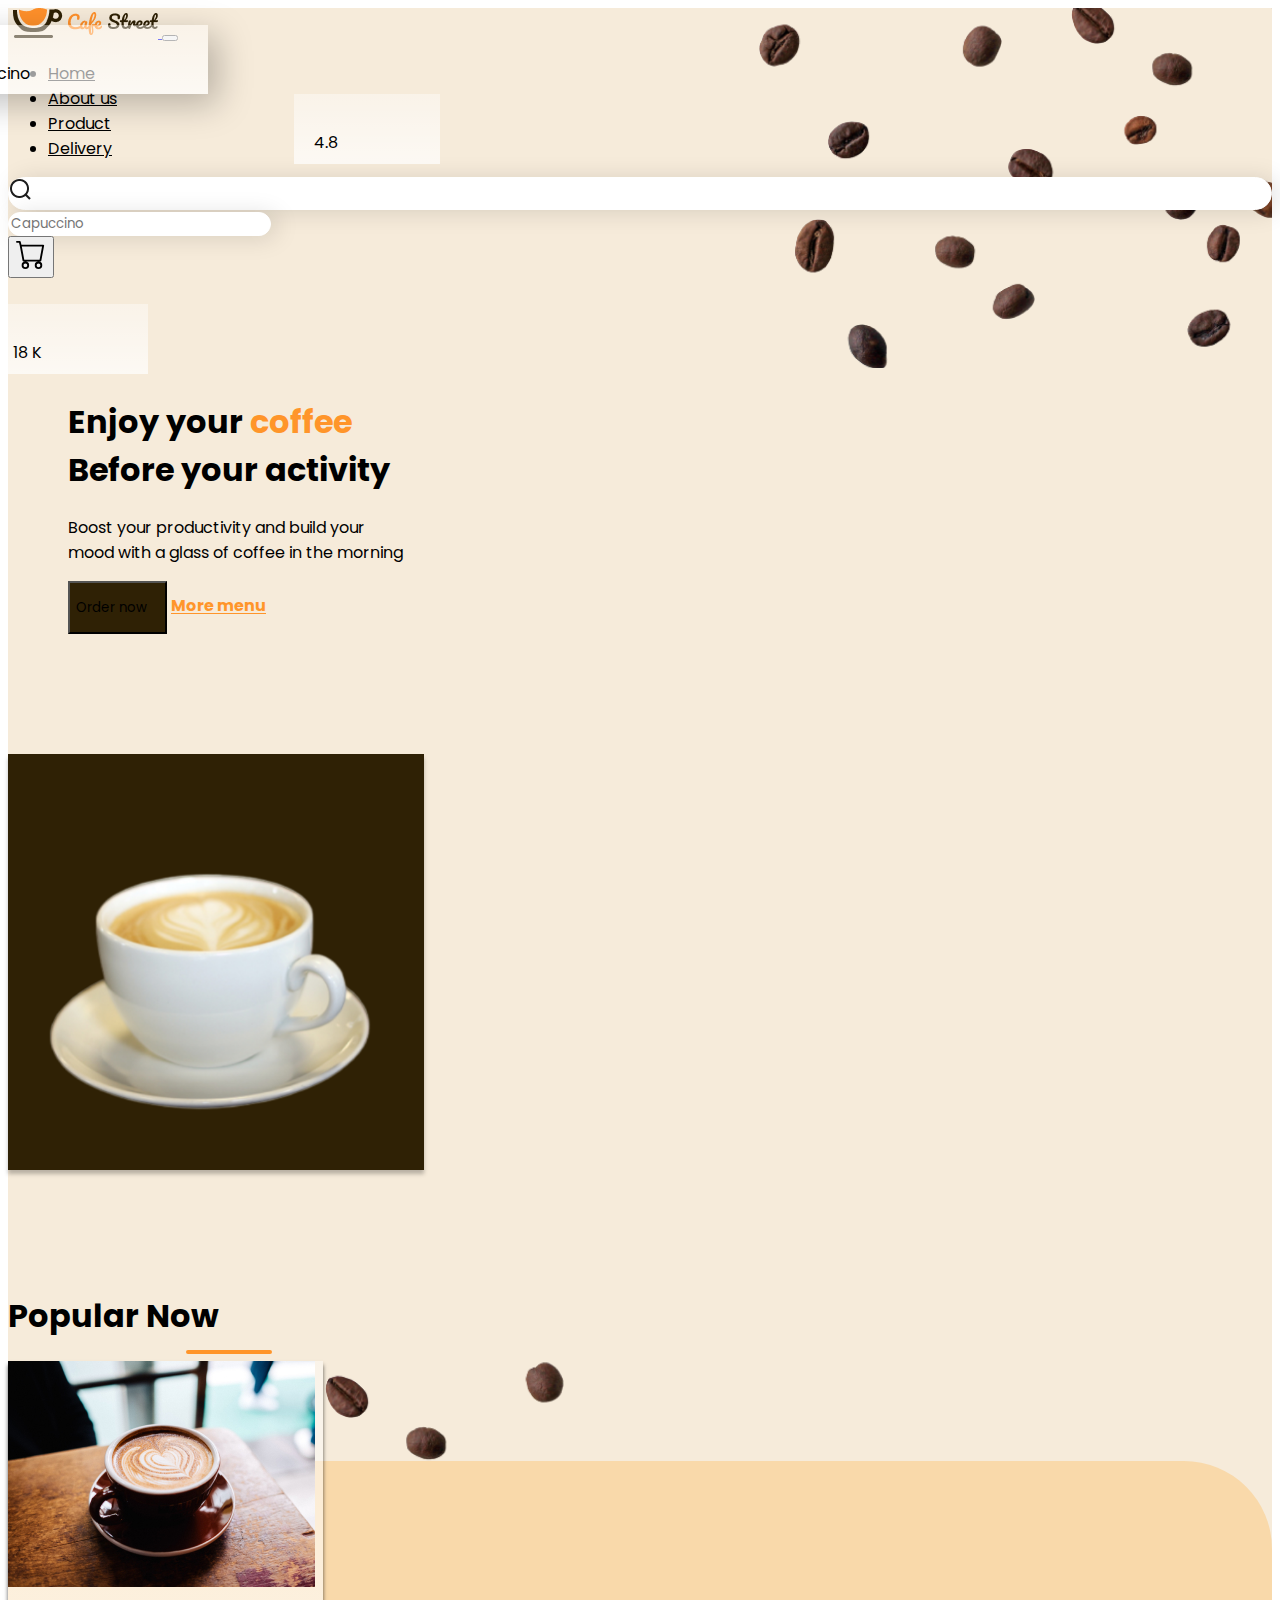
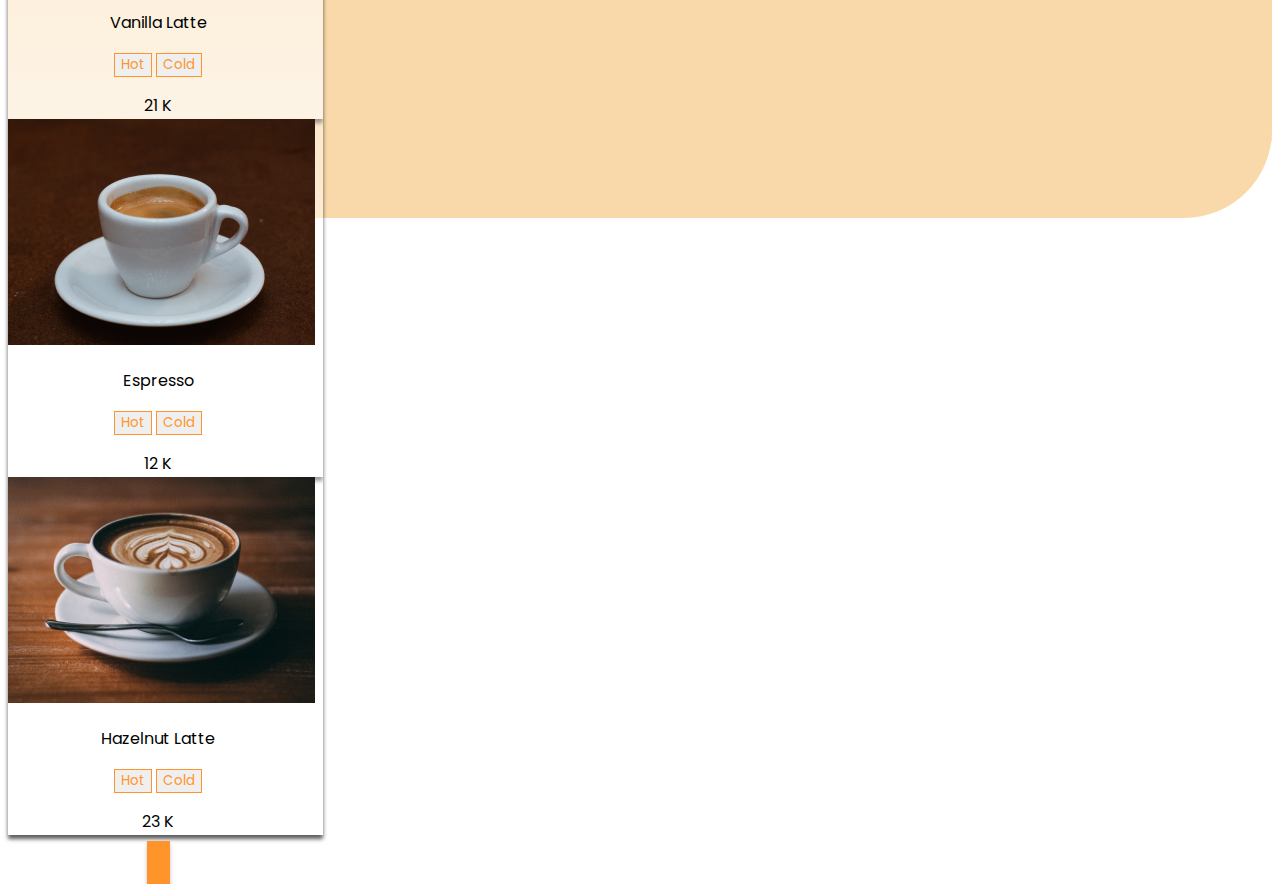
<file: Cafe Street/cafe-street-bootstrap/homePage.html>
<!DOCTYPE html>
<html lang="en">
<head>
    <meta charset="UTF-8">
    <meta http-equiv="X-UA-Compatible" content="IE=edge">
    <meta name="viewport" content="width=device-width, initial-scale=1.0">
    <title>Home</title>
    <!-- LINK FOR BOOTSTRAP -->
    <link href="https://cdn.jsdelivr.net/npm/bootstrap@5.2.0/dist/css/bootstrap.min.css" rel="stylesheet" integrity="sha384-gH2yIJqKdNHPEq0n4Mqa/HGKIhSkIHeL5AyhkYV8i59U5AR6csBvApHHNl/vI1Bx" crossorigin="anonymous">
    <!-- LINK FOR FONT AWESOME ICONS -->
    <link rel="stylesheet" href="https://cdnjs.cloudflare.com/ajax/libs/font-awesome/6.1.2/css/all.min.css" integrity="sha512-1sCRPdkRXhBV2PBLUdRb4tMg1w2YPf37qatUFeS7zlBy7jJI8Lf4VHwWfZZfpXtYSLy85pkm9GaYVYMfw5BC1A==" crossorigin="anonymous" referrerpolicy="no-referrer" />
    <link rel="stylesheet" href="style.css">
    <script src="https://cdn.jsdelivr.net/npm/bootstrap@5.2.0/dist/js/bootstrap.bundle.min.js"></script>
</head>
<body>
    <div class="home-container">
      <!-- NAVBAR STARTED -->
        <nav class="navbar navbar-expand-lg">
            <div class="container-fluid">
              <a class="navbar-brand" href="#">
                <img src="./images/logo_coffe.png" alt="">
              </a>
              <button class="navbar-toggler" type="button" data-bs-toggle="collapse" data-bs-target="#navbarSupportedContent" aria-controls="navbarSupportedContent" aria-expanded="false" aria-label="Toggle navigation">
                <span class="navbar-toggler-icon"></span>
              </button>
              <div class="collapse navbar-collapse" id="navbarSupportedContent">
                <ul class="navbar-nav ms-3 me-auto mb-2 mb-lg-0">
                  <li class="nav-item">
                    <a class="nav-link nav-clr fw-bold fs-5" aria-current="page" href="#">Home</a>
                  </li>
                  <li class="nav-item">
                    <a class="nav-link nav-clr fw-bold fs-5" href="#">About us</a>
                  </li>
                  <li class="nav-item">
                    <a class="nav-link nav-clr fw-bold fs-5" href="#">Product</a>
                  </li>
                  <li class="nav-item">
                    <a class="nav-link nav-clr fw-bold fs-5" href="#">Delivery</a>
                  </li>
                </ul>
                <form class="d-flex me-4" role="search">
                  <div class="input-group">
                    <div class="input-group-text input-search">
                      <img src="./images/icons_search.png" alt="">
                    </div>
                    <input type="search" class="form-control me-2 input-search" placeholder="Capuccino" aria-label="Search">
                  </div>
                  <button class="btn" type="submit">
                    <svg xmlns="http://www.w3.org/2000/svg" width="30" height="30" fill="currentColor" class="bi bi-cart" viewBox="0 0 16 16">
                    <path d="M0 1.5A.5.5 0 0 1 .5 1H2a.5.5 0 0 1 .485.379L2.89 3H14.5a.5.5 0 0 1 .491.592l-1.5 8A.5.5 0 0 1 13 12H4a.5.5 0 0 1-.491-.408L2.01 3.607 1.61 2H.5a.5.5 0 0 1-.5-.5zM3.102 4l1.313 7h8.17l1.313-7H3.102zM5 12a2 2 0 1 0 0 4 2 2 0 0 0 0-4zm7 0a2 2 0 1 0 0 4 2 2 0 0 0 0-4zm-7 1a1 1 0 1 1 0 2 1 1 0 0 1 0-2zm7 0a1 1 0 1 1 0 2 1 1 0 0 1 0-2z"/>
                    </svg>
                  </button>
                </form>
              </div>
            </div>
          </nav>
          <!-- NAVBAR ENDED -->

          <!-- CONTENT STARTED  -->
          <div class="container">
            <div class="row">
              <div class="col-12 col-sm-12 col-md-6 col-lg-6 col-xl-6">
                <div class="margin-content">
                  <h1 class="fw-bolder">Enjoy your <span class="bg-clr-content">coffee</span><br>Before your activity</h1>
                  <p class="text-secondary">Boost your productivity and build your <br> mood with a glass of coffee in the morning</p>
                  <div class="d-md-flex">
                      <button class="btn btn-dark rounded-pill ps-4 pt-2 pe-4 pb-0 myBtn">
                        <p class="fs-6 fw-bold">Order now &nbsp;&nbsp; <i class="fa-solid fa-cart-shopping bg-clr-btn-cart rounded-circle p-2"></i></p>
                      </button>
                    <a href="#menu" class="nav-link link-clr ps-4 pt-2">More menu</a>
                  </div>
                </div>
              </div>
              <div class="col-12 col-sm-12 col-md-6 col-lg-6 col-xl-6">
                <div class="m-5 position-relative">
                  <div class="bg-circle-content border rounded-circle me-5">
                    <div class="capuccino-main-div bg-light rounded-pill p-2">
                      <div class="capuccino-light-div rounded-pill text-center">
                          <p class="fw-bolder fs-5 pad-for-para">Capuccino</p>
                      </div>
                    </div>
                    <div class="review-main-div bg-light rounded-pill p-2">
                      <div class="review-light-div rounded-pill text-center">
                          <p class="fw-bolder fs-5 pad-for-para">4.8 <i class="fa-solid fa-star star"></i></p>
                      </div>
                    </div>
                    <div class="k-main-div bg-light rounded-pill p-2">
                      <div class="k-light-div rounded-pill text-center">
                          <p class="fw-bolder fs-5 pad-for-para">18 K</p>
                      </div>
                    </div>
                  </div>
                </div>
              </div>
            </div>
          </div>

        
          <!-- CONTENT ENDED  -->
          
          <!-- POPULAR PRODUCTS STARTED  -->
          <div class="container bahir-jao" style="height: 550px;">
            <h1 class="fw-bolder p-3 popular-heading">Popular Now</h1>
            <div class="bg-style-products position-relative">
              <div class="cards-container">
                <div class="row">
                  <div class="col-12 col-sm-12 col-md-6 col-lg-4">
                    <div class="card-light-group p-2 rounded-2 mt-3 me-5 mb-3 ms-5">
                      <div class="card-group" style="width: 300px;">
                        <div class="card">
                          <img src="./images/vanillaLatte.jpg" class="rounded-2 m-2" alt="">
                          <div class="card-body">
                            <div class="card-text">
                              <div class="row">
                                <div class="col-7">
                                  <p class="fs-5 fw-bold">Vanilla Latte</p>
                                  <button class="btn btn-product pt-1 pe-3 pb-1 ps-3">Hot</button>
                                  <button class="btn btn-product pt-1 pe-3 pb-1 ps-3">Cold</button>
                                </div>
                                <div class="col-5">
                                  <p  class="fs-5 fw-bold">21 K</p>
                                  <i class="fa-solid fa-cart-shopping btn fs-5 btn-cart-product rounded-circle" id="cartBtn"></i>
                                </div>
                              </div>
                            </div>
                          </div>
                        </div>
                      </div>
                    </div>
                  </div>
                  <div class="col-12 col-sm-12 col-md-6 col-lg-4">
                    <div class="card-light-group p-2 rounded-2 mt-3 me-5 mb-3 ms-5">
                      <div class="card-group" style="width: 300px;">
                        <div class="card">
                          <img src="./images/espresso.jpg" class="rounded-2 m-2" alt="">
                          <div class="card-body">
                            <div class="card-text">
                              <div class="row">
                                <div class="col-7">
                                  <p class="fs-5 fw-bold">Espresso</p>
                                  <button class="btn btn-product pt-1 pe-3 pb-1 ps-3">Hot</button>
                                  <button class="btn btn-product pt-1 pe-3 pb-1 ps-3">Cold</button>
                                </div>
                                <div class="col-5">
                                  <p  class="fs-5 fw-bold">12 K</p>
                                  <i class="fa-solid fa-cart-shopping btn fs-5 btn-cart-product rounded-circle" id="cartBtn"></i>
                                </div>
                              </div>
                            </div>
                          </div>
                        </div>
                      </div>
                    </div>
                  </div>
                  <div class="col-12 col-sm-12 col-md-6 col-lg-4">
                    <div class="card-light-group p-2 rounded-2 mt-3 me-5 mb-3 ms-5">
                      <div class="card-group" style="width: 300px;">
                        <div class="card">
                          <img src="./images/hazelnut latte.png" class="rounded-2 m-2" alt="">
                          <div class="card-body">
                            <div class="card-text">
                              <div class="row">
                                <div class="col-7">
                                  <p class="fs-5 fw-bold">Hazelnut Latte</p>
                                  <button class="btn btn-product pt-1 pe-3 pb-1 ps-3">Hot</button>
                                  <button class="btn btn-product pt-1 pe-3 pb-1 ps-3">Cold</button>
                                </div>
                                <div class="col-5">
                                  <p  class="fs-5 fw-bold">23 K</p>
                                  <i class="fa-solid fa-cart-shopping btn fs-5 btn-cart-product rounded-circle" id="cartBtn"></i>
                                </div>
                              </div>
                            </div>
                          </div>
                        </div>
                      </div>
                    </div>
                  </div>
                </div>
              </div>
            </div>
          </div>
          <!-- POPULAR PRODUCTS ENDED  -->

      </div>
<!-- <script src="https://cdn.jsdelivr.net/npm/bootstrap@5.2.0/dist/js/bootstrap.bundle.min.js" integrity="sha384-A3rJD856KowSb7dwlZdYEkO39Gagi7vIsF0jrRAoQmDKKtQBHUuLZ9AsSv4jD4Xa" crossorigin="anonymous"></script> -->

</body>
</html>
</file>
<file: Aptech Project/cs/project.css>
.start
   {
       background-color: rgb(241, 239, 234);
   }
   .wow
  {
      margin: auto;
  }
  .dd
{
    background-color: light-gray;
    height: 100px;
    margin: 20px 20px;

}
.g
{
    background-color: #e6f5ec;
    margin: 0px;
    padding: 60px 20px;
}
.j
{
    padding-right: 20px;
}

.m
{
background-color: gainsboro;
}
.s
{
    background-color: #080350;
    color: white;
    margin: 0px;
    padding: 60px 20px;  
}
.i
{
    margin-left: -50px;
}
.z
{
    background-color: rgb(214, 200, 200);
    margin: 0px;
}
.n
{
    background-color: rgb(214, 206, 200);
    margin: 0px;
    padding: 60px 20px;   
}
.f
{
    /* background-color: rgb(, 3, 3); */
    color: white;
     margin: 20px;
     padding: 0px 0px;
}

.c
{
    margin-top: -300px;
    padding-left: 30px;
}
.r
{ padding-left: 0px}
.p
{
    background-color: rgb(78, 17, 17);
    color: white;
    height: 400px;
    width: 900px;
    margin-left: 0px;
    padding: 30px;
    padding-top: 100px; 
}
#h
{
    margin-left: 650px;
    margin-top: -290px;
    margin-right: -53px;
    height: 398px;
    width: 250px;
}
.size
{
    font-size: 50px;
    margin-left: 80px;  
}
.l
{
    height: 40px;
    width: 150px;
}
.o 
{
    position: relative;
    margin-top:-600px ;
    margin-left: 500px;
}
.q
{
    background-color: rgb(230, 221, 210);
}
</file>
<file: Cafe Street/css/home.css>
@import url('https://fonts.googleapis.com/css2?family=Poppins:wght@300&display=swap');
*{
    font-family: 'Poppins', sans-serif;
    box-sizing: border-box;
}
#myBtnUp {
    display:none;
    position: fixed;
    bottom: 20px;
    right: 100px;
    z-index: 99;
    font-size: 18px;
    border: none;
    outline: none;
    background-color: #FF902A;
    color: white;
    cursor: pointer;
    padding: 5px;
    border-radius: 4px;
    height: 40px;
    width: 40px;
}  
#myBtnUp:hover {
    background-color: #2f2105;
    color: #fff;
}
.bgProp{
    background-color: #F6EBDA;
    width: 1530px;
    height: 970px;
    position: relative;
}
.bgImgBot{
    position: absolute;
    bottom: 0;
}
.bgImgTop{
    position: absolute;
    right: 0px;
}
.logo{
    position: absolute;
    width: 150px;
    height: 30px;
    left: 135px;
    top: 41px;
}
.navList{
    position: absolute;
    left: 460px;
    top: 25px;
    list-style: none;
    display: inline-block;
}
.navList li{
    display: inline-block;
    padding: 20px;
}
.navList li a{
    font-weight: 800;
    font-size: 18px;
    line-height: 27px;
    text-decoration: none;
    color: #000;
}
.navList li a:active{
    color: #FF902A;
}
.navList li a:hover{
    color: #FF902A;
}
/* #li1{
    color: #FF902A;
} */
.inputSearch{
    padding: 8px 10px 8px 40px; 
    background-image: url("../images/icons_search.png");
    background-position: 8px; 
    background-repeat: no-repeat; 
    position: absolute;
    width: 222px;
    height: 40px;
    left: 1018px;
    top: 36px;
    border: 1px solid #fff;
    border-radius: 35px;
    background-color: #fff;
    box-shadow: 6px 2px 24px rgba(0, 0, 0, 0.13);
}
.iconCart{
    position: absolute;
    width: 32px;
    height: 32px;
    left: 1264px;
    top: 40px;
}
@media only screen and (max-width: 786px) {
    #searchDiv {
      display: none;
    }
  }
.content{
    position: absolute;
    left: 8.88%;
    right: 58.97%;
    top: 24.9%;
    bottom: 45.22%;
}
.content h1{
    font-weight: 600;
    font-size: 48px;
    line-height: 72px;
} 
.content h1 span{
    color: #FF902A;
} 
.content p{
    color: #7e7d7a;
    font-weight: 400;
    font-size: 18px;
    line-height: 27px;
}

.contentBottom{
    display: flex;
    flex-direction: row;
}
.ordBtn{
    display: inline;
    width: 176px;
    height: 45px;  
    background-color: #2f2105;
    border: 1px solid #fff;
    border-radius: 33px;
    color: #fff;
    text-align: center;
    font-weight: 600;
    font-size: 14px;
    line-height: 21px;
}
.ordBtn:hover{
    color: #2f2105;
    background-color: #FF902A;
    transition: 0.2s ease-in-out;
}
.btnCart{
    position: relative;
    height: 30px;
    width: 30px;
    left: 10px;
    top: 0px;
    background-color:#FF902A;
    border: 1px solid #FF902A;
    padding: 6px 4px;
    font-size: 14px;
    border-radius: 30px;
}
.btnCart:hover{
    background-color:#2f2105;
    border: 1px solid #2f2105;
    color: #fff;
    transition: 0.2s ease-in-out;
    cursor: pointer;
}
.contentLink{
    text-decoration: none;
    color: #FF902A;
    font-weight: 900;
    position: relative;
    top: 10px;
    left: 40px;
    font-weight: 700;
    line-height: 18px;
}
.contentLink:hover{
    color: #2f2105;
    transition: 0.2 ease-in-out;
}
.capuccino{
    width: 283px;
    height: 69px;
    background-color: #fff;
    border: 1px solid #fff;
    border-radius: 33px;
}
.circle{
    position: absolute;
    left: 61.92%;
    right: 15.73%;
    top: 16.12%;
    bottom: 39.44%;
    width: 416px;
    height: 416px;
    background-color: #2f2105;
    border-radius: 416px;
    border: 1px solid #000000;
    box-shadow: 0px 4px 4px rgba(0, 0, 0, 0.25);
}
.circleImg{
    height: 350.11px;
    width: 350.11px;
    position: absolute;
    top: 5%;
    left: 8%;
}

.capMain{
    width: 271px;
    height: 57px;
    background-color: #fff;
    border-radius: 50px;
    padding: 10px;
    position: relative;
    top: 30px;
    left: -70px;
}
.capLight{
    width: 283px;
    height: 69px;
    background: linear-gradient(180deg, rgba(255, 255, 255, 0.4) 0%, rgba(255, 255, 255, 0.7) 100%);
    border-radius: 50px;
    text-align: center;
    padding: 15px;
    position: relative;
    bottom: 16px;
    left: -14px;
    box-shadow: 10px 10px 34px rgba(0, 0, 0, 0.25);
}
.capLight > p{
    font-weight: 900;
    font-size: 24px;
    line-height: 36px;
    color: #2F2105;
}
.revMain{
    width: 133.48px;
    height: 58.12px;
    background-color: #fff;
    border-radius: 50px;
    padding: 10px;
    position: relative;
    top: 40px;
    left: 300px
}
.revLight{
    width: 150.71px;
    height: 76px;
    background: linear-gradient(180deg, rgba(255, 255, 255, 0.4) 0%, rgba(255, 255, 255, 0.7) 100%);
    border-radius: 50px;
    text-align: center;
    padding: 20px;
    position: relative;
    bottom: 18px;
    left: -17px;
}
.revLight > p {
    font-weight: 900;
    font-size: 24px;
    line-height: 36px;
    color: #2F2105;
}
.star{
    color: #FFD057;
}
.kMain{
    width: 141px;
    height: 57px;
    background-color: #fff;
    border-radius: 50px;
    position: relative;
    top: 210px;
    left: 20px;
    z-index: 10;
}
.kLight{
    width: 156px;
    height: 76px;
    background: linear-gradient(180deg, rgba(255, 255, 255, 0.4) 0%, rgba(255, 255, 255, 0.7) 100%);
    border-radius: 50px;
    text-align: center;
    padding: 20px;
    position: relative;
    bottom: 10px;
    left: -8px;
}
.kLight > p{
    font-weight: 900;
    font-size: 24px;
    line-height: 36px;
    color: #2F2105;
}
.footer{
    width: 1340px;
    height: 60px;
    margin: 60px 30px;
    border-radius: 12px;
    font-size: 18px;
    font-weight: 900;
    line-height: 36px;
    position: relative;
    top: 900px;
    background-image: url("../images/logo_coffe.png");
    background-repeat: no-repeat;
    background-position: center;
    color: #FF902A;
}
.icons{
    position: relative;
    left: 350px;
} 
.icons > a > i{
    color: #2F2105;
    padding: 8px;
    font-size: 26px;
}
</file>
<file: Cafe Street/css/product.css>
.productMain{
    height: 558px;
    width: 1268px;
    position: absolute;
    left: 79px;
    top: 689px;
}
.heading{
    font-weight: 600;
    font-size: 32px;
    padding: 30px;

}
.headingLine{
    width: 68px;
    height: 4px;
    background-color: #ff902b;
    position: relative;
    left: 156px;
    bottom: 40px;
    border-radius: 12px;
}
.backDiv{
    display: flex;
    flex-direction: column;
    position: relative;
    width: 1368px;
    height: 367px;
    top: 98px;
    background: #F9D9AA;
    border-radius: 64px;
}
.spacing {
    display: flex;
    flex-direction: row;
    margin: 20px 40px;
}
/* .spacing1{
    margin-left: 20px;
}
.spacing2{
    margin-left: -10px;
}
.spacing3{
    margin-left: -40px;
} */
.mainCard{
    width: 343px;
    height: 373px;
    background-color: #fff;
    border: 1px solid #000;
    border-radius: 12px;
    position: relative;
    bottom: 110px;
    left: 40px;
}
.lightCard{
    width: 357px;
    height: 387px;
    background: linear-gradient(180deg, rgba(255, 255, 255, 0.4) 0%, rgba(255, 255, 255, 0.7) 100%);
    border-radius: 12px;
    box-shadow: 10px 10px 32px rgba(0,0,0,0.25);
    position: relative;
    bottom: 10px;
    left: -7px;
}
.reviewMain{
    width: 62px;
    height: 26px;
    background-color: #fff;
    border-radius: 50px;
    padding: 10px;
    position: relative;
    top: 50px;
    left: 40px;
}
.reviewLight{
    width: 70px;
    height: 34px;
    background: linear-gradient(180deg, rgba(255, 255, 255, 0.4) 0%, rgba(255, 255, 255, 0.7) 100%);
    border-radius: 50px;
    text-align: center;
    padding: 5px;
    position: relative;
    bottom: 14px;
    left: -14px;
}
.reviewLight > p{
    font-weight: 900;
}
.star{
    color: #FFD057;
}
.card2Img{
    margin: 4px 22px 123px 22px;
    border-radius: 12px;
}
.cardContent{
    position: relative;
    top: -110px;
    left: 30px;
    font-weight: 900;
    font-size: 24px;
    color: #2F2105;
}
.cardBtn{
    position: relative;
    top: -110px;
    left: 30px;
    width: 64px;
    height: 32px;
    padding: 3px 10px;
    border: 1px solid #FF902A;
    border-radius: 8px; 
    background-color: #fff;
    color: #FF902A;
}
.cardBtn:hover{
    border: 1px solid #FFD28F;
    border-radius: 8px; 
    color: #FFD28F;
    cursor: pointer;
    transition: 0.2s ease-in-out;
}
#cartBtn{
    position: relative;
    top: -120px;
    left: 28px;
    width: 43px;
    height: 43px;
    font-size: 22px;
    border-radius: 64px;
    padding: 10px 8px;
}
</file>
<file: Cafe Street/css/howTo.css>
.howToSec{
    width: 1170px;
    height: 370px;
    position: relative;
    top: 410px;
    left: 120px;
}
.headingLineHowto{
    width: 110px;
    height: 4px;
    background-color: #ff902b;
    position: relative;
    left: 345px;
    bottom: 40px;
    border-radius: 12px;
}
.howTo-1{
    text-align: center;
}
.howTo-1 > img {
    margin: 17px 105px;
} 
.howTo-1 > #p1{
    font-size: 24px;
    font-weight: 900;
    line-height: 36px;
}
.howTo-1 > #p2{
    font-size: 18px;
    font-weight: 400;
    line-height: 27px;
}
#tapImage{
    position: absolute;
    left: 98px;
    top: 190px;
}
</file>
<file: Cafe Street/css/about.css>
.about{
    width: 1520px;
    height: 572px;
    position: relative;
    top: 510px;
    left: -160px;
    background-image: url("../images/bg-image.jpg");
    background-repeat: no-repeat;
    background-position:bottom
}
#size{
    width: 370.21px;
    height: 507.22px;
    margin: 0px 275px;
    border: 4px solid linear-gradient(180deg, rgba(255, 255, 255, 0.4) 0%, rgba(255, 255, 255, 0.7) 100%);
    box-shadow: 0px 6px 16px rgba(0, 0, 0, 0.36);
    border-radius: 12px;
}
#sizeImg{
    position: relative;
    left: 4px;
    top: 4px;
    border-radius: 12px;
}
.aboutContent{
    position: relative;
    top: 150px;
}
.aboutHeadingLine{
    width: 43px;
    height: 4px;
    background-color: #ff902b;
    position: relative;
    left: 130px;
    bottom: 40px;
    border-radius: 12px;
}
#pa1{
    font-weight: 700;
    font-size: 24px;
    line-height: 36px;
    padding-left: 30px;
}
#pa2{
    font-size: 18px;
    line-height: 27px;
    padding-left: 30px;
}
.getBtn{
    background-color: #2f2105;
    color: #f4ae26;
    text-align: center;
    border: none;
    border-radius: 33px;
    padding: 10px 24px;
    font-weight: 700;
    font-size: 14px;
    line-height: 18px;
    margin-left: 30px;
}
.getBtn:hover{
    background-color: #f4ae26;
    color: #2f2105;
    transition: 0.2s ease;
}
</file>
<file: Cafe Street/css/menu.css>
.menu{
    width: 1148px;
    height: 895px;
    position: relative;
    top: 620px;
    left: 120px;
}
.menuHeadingLine{
    width: 110px;
    height: 4.43px;
    background-color: #ff902b;
    position: relative;
    left: 256px;
    bottom: 38px;
    border-radius: 12px;
}
.menuCard{
    width: 356px;
    height: 385px;
    border-radius: 12px;
    box-shadow: 6px 2px 24px rgba(0, 0, 0, 0.40);
    padding: 22px;
    margin: 30px;
}
.menuContent{
    margin: 15px;
}
.pm1{
    font-weight: 900;
    font-size: 22px;
    line-height: 36px;
    color: #2F2105;
}
#pm2{
    font-weight: 600;
    font-size: 14px;
    line-height: 21px;
    color: #7E7D7A;
}
#pm1-1-2{
    margin-left: 30px;
}
#menuCartBtn{
    position: relative;
    top: -5px;
    left: 30px;
    width: 43px;
    height: 43px;
    font-size: 22px;
    border-radius: 64px;
    padding: 10px 8px;
}
#menuCartBtnSpecial{
    position: relative;
    left: 240px;
    top: -42px;
    width: 43px;
    height: 43px;
    font-size: 22px;
    border-radius: 64px;
    padding: 10px 8px;
}
.reviewMainMenu{
    width: 62px;
    height: 26px;
    background-color: #fff;
    border-radius: 50px;
    padding: 10px;
    position: relative;
    top: 35px;
    left: 15px;
}
.reviewLightMenu{
    width: 70px;
    height: 34px;
    background: linear-gradient(180deg, rgba(255, 255, 255, 0.4) 0%, rgba(255, 255, 255, 0.7) 100%);
    border-radius: 50px;
    text-align: center;
    padding: 5px;
    position: relative;
    bottom: 14px;
    left: -14px;
}
.reviewLightMenu > p{
    font-weight: 900;
}
.star{
    color: #FFD057;
}
</file>
<file: Cafe Street/css/testimonial.css>
.testimonial{
    width: 1460.26px;
    height: 484px;
    position: relative;
    top: 800px;
    background-image: url("../images/bg-image-testimonial.png");
    background-repeat: no-repeat;
}
.testimonialContent{
    margin: 180px 80px 180px 150px;
}
.testimonialContentLight{
    margin: 180px 80px 180px 150px;
}
.testimonialContent > h2{
    font-weight: 900;
    font-size: 32px;
    line-height: 48px;
}
.testimonialContent > p{
    font-weight: 400;
    font-size: 18px;
    line-height: 27px;
    color: #7E7D7A;
}
.testimonialImages{
    margin: 80px 0px;
}
.testimonialImages img{
    margin: 0px 25px;
    box-shadow: 6px 2px 24px rgba(0, 0, 0, 0.45);
}
.test{
    width: 226.5px;
    height: 89.23px;
    background-color: #FFCB7C;
    border-radius: 8px;
    padding: 10px;
    position: relative;
    top: 260px;
    left: 20px;
}
.testLight{
    width: 230.6px;
    height: 92.23px;
    background: linear-gradient(180deg, rgba(255, 241, 145, 0.4) 0%, rgba(255, 255, 255, 0.7) 100%);
    border-radius: 8px;
    padding: 8px;
    position: relative;
    bottom: 12px;
    left: -12px;
    box-shadow: 6px 2px 24px rgba(0, 0, 0, 0.45);
}
.test1{
    width: 226.5px;
    height: 89.23px;
    background-color: #FFCB7C;
    border-radius: 8px;
    padding: 10px;
    position: relative;
    top: -5px;
    left: -5px;
}
.testLight1{
    width: 232.6px;
    height: 95.23px;
    background: linear-gradient(180deg, rgba(255, 241, 145, 0.72) 0%, rgba(255, 241, 145, 0.72) 100%);
    border-radius: 8px;
    padding: 8px;
    position: relative;
    bottom: 12px;
    left: -12px;
    box-shadow: 6px 2px 24px rgba(0, 0, 0, 0.45);
}
.test2{
    width: 226.5px;
    height: 89.23px;
    background: linear-gradient(180deg, rgba(255, 241, 145, 0.72) 0%, rgba(255, 241, 145, 0.72) 100%);
    border-radius: 8px;
    padding: 10px;
    position: relative;
    top: -5px;
    left: -5px;
}
.testLight2{
    width: 232.6px;
    height: 95.23px;
    background-color: #FFCB7C;
    border-radius: 8px;
    padding: 8px;
    position: relative;
    bottom: 12px;
    left: -12px;
    box-shadow: 6px 2px 24px rgba(0, 0, 0, 0.45);
}
#naura{
    position: absolute;
    left: 660px;
    bottom: 130px;
}
#john{
    position: absolute;
    left: 940px;
    bottom: 130px;
}
#azura{
    position: absolute;
    left: 1220px;
    bottom: 130px;
}
#pt1{
    font-weight: 600;
    font-size: 18px;
    line-height: 27px;
    color: #2F2105;
}
#pt2{
    font-weight: 400;
    font-size: 14px;
    line-height: 21px;
    color: #2F2105;
}
.roundHere{
    display: flex;
    flex-direction: row;
    position: relative;
    top: 40px;
    left: 50px;
}
.round{
    width: 12px;
    height: 12px;
    border-radius: 12px;
    background-color: #f8e9d2;
    margin: 6px;
}
#activeImg{
    background-color: #ff912b;
}
</file>
<file: Cafe Street/css/newsletter.css>
.discount{
    width: 1170px;
    height: 392px;
    position: relative;
    top: 900px;
    left: 135px;
    background-image: url("../images/discountBg.png");
    background-repeat: no-repeat;
}
.discountContent{
    padding: 130px 290px;
    
}
.discountContent > h2{
    font-weight: 600;
    font-size: 32px;
    line-height: 48px;
    color: #fff;
}
.buttonInp {
    width: 486px;
    height: 54px;
    background: #fff;
    border-radius: 42px;
    margin: 20px 0px 0px 40px;
    position: relative;
}
#in{
    margin: 10px 20px;
    outline: none;
    height: 30px;
    border: 1px solid #fff;
    border-radius: 5px;
    font-weight: 600;
    font-size: 16px;
    line-height: 24px;
    color: #7E7D7A;
}
#mBtn{
    position: absolute;
    top: 4.5px;
    right: 8px;
    width: 138px;
    height: 44px;
    cursor: pointer;
    background-color: #252105;
    border: none;
    border-radius: 33px;
    font-weight: 600;
    font-size: 14px;
    line-height: 21px;
    color: #fff;
}
#mBtn:hover{
    background-color: #f4ae26;
    color: #252105;
    transition: 0.2s ease-in-out;
}
</file>
<file: Calculator-New/style.css>
.container {
    background-color: brown;
    padding: auto;
    display: inline-block;
    border: 2px solid black;
    border-radius: 10px;
    box-shadow: 10px 10px 5px #aaaaaa;
}
td {
    padding: 8px;
}
input[type="button"] {
    height: 25px;
    width: 25px;
    border-radius: 50%;
    border-color: #333;
}
</file>
<file: calculator/style.css>
.container {
    background-color: brown;
    padding: auto;
    display: inline-block;
    border: 2px solid black;
    border-radius: 10px;
    box-shadow: 10px 10px 5px #aaaaaa;
}
td {
    padding: 8px;
}
input[type="button"] {
    height: 25px;
    width: 25px;
    border-radius: 50%;
    border-color: #333;
}
</file>
<file: game/game.css>
.container {
     border: 5px outset gray; 
    box-shadow:  0 4px 8px 0 rgba(0, 0, 0, 0.2), 0 6px 20px 0 rgba(0, 0, 0, 0.19);
    background-color: aliceblue;
    margin: 0 20%;
    padding: 20px;
    float: left;
    min-width: 450px;
}
#mainHeading {
    text-align: center;
}
.firstDiv {
    text-align: center;
}
.firstDiv input {
    width: 62px;
    height: 52px;
    margin: 8px;
    border: 1px solid #333;
    border-radius: 6px;
    font-size: 30px;
    text-align: center;
}
#div2 {
    text-align: center;
    margin: 30px;
}
#div2 .win {
    display: inline-block;
}
#div2 .wiin {
    width: 32px;
    height: 32px;
    margin: 8px;
    border: 1px solid #333;
    border-radius: 3px;
    font-size: 20px;
    text-align: center;
}
#div2 .btn {
    background-color: #1E90FF;
    color: #FFF;
    font-size: 20px;
    padding: 10px 20px;
    border: none;
    border-radius: 3px;
}
</file>
<file: pop-game/style.css>
.try {
  width: 45px;
  height: 45px;
  background-color: brown;
  border-radius: 50%;
  margin: 5px;
  font-size: 10px;
}

#main {
  display: flex;
  flex-wrap: wrap;
}
</file>
<file: snake-game/style.css>
@import url('https://fonts.googleapis.com/css2?family=Open+Sans:wght@400;500;600;700&&display=swap');
* {
    margin: 0;
    padding: 0;
    box-sizing: border-box;
    font-family: 'Open Sans', sans-serif;
}
body {
    display: flex;
    align-items: center;
    justify-content: center;
    min-height: 100vh;
    background: #E3F2FD;
}
.wrapper {
    width: 65vmin;
    height: 70vmin;
    display: flex;
    overflow: hidden;
    flex-direction: column;
    border-radius: 5px;
    background: #293447;
}
.game-details {
    color: #BBC6DC;
    font-size: 1.2rem;
    font-weight: 500;
    padding: 20px 27px;
    display: flex;
    justify-content: space-between;
}
.play-board {
    width: 100%;
    height: 100%;
    display: grid;
    grid-template: repeat(30, 1fr) / repeat(30, 1fr);
    background: #212837;
}
.play-board .food {
    background: #FF003D;
}
.play-board .head {
    background: #60CBFF;
}
.controls {
    display: none;
    justify-content: center;
}
.controls i {
    padding: 25px 0;
    color: #B8C6DC;
    text-align: center;
    cursor: pointer;
    font-size: 1.3rem;
    width: calc(100% / 4);
    border-right: 1px solid #171B26;
}

@media screen and (max-width: 800px){
    .wrapper {
        width: 90vmin;
        height: 115vmin;
    }
    .game-details {
        font-size: 1rem;
        padding: 15px 27px;
    }
    .controls {
        display: flex;
    } 
    .controls i {
        padding: 15px 0;
        font-size: 1rem;
    }
}
</file>
<file: Sudoku/app.css>
:root {
    --bg-main: #f0f2f5;
    --bg-body: #fff;
    --color-txt: #000;
    --filled-color: #000;
    --filled-bg: #caf0f8;

    --white: #fff;
    --blue: #00aeef;
    --red: #e91e63;
    --black: #000;

    --nav-size: 70px;
    --sudoku-cell-size: 50px;

    --border-radius: 10px;

    --space-y: 20px;

    --gap: 5px;

    --font-size: 1.5rem;
    --font-size-lg: 2rem;
    --font-size-xl: 3rem;
}

.dark {
    --bg-main: #2a2a38;
    --bg-body: #1a1a2e;
    --color-txt: #ffffff;
    --filled-color: #ffffff;
    --filled-bg: #000;
}

* {
    padding: 0;
    margin: 0;
    box-sizing: border-box;
    -webkit-tap-highlight-color: transparent;
}

body {
    font-family: "Potta One", cursive;
    /* height: 100vh; */
    background-color: var(--bg-body);
    overflow-x: hidden;
    user-select: none;
}

input {
    font-family: "Potta One", cursive;
    border: 2px solid var(--bg-main);
    color: var(--color-txt);
}

input:hover,
input:focus {
    border-color: var(--blue);
}

a {
    text-decoration: none;
    color: unset;
}

ul {
    list-style-type: none;
}

nav {
    background-color: var(--bg-body);
    color: var(--color-txt);
    position: fixed;
    top: 0;
    width: 100%;
    box-shadow: 5px 2px var(--bg-main);
    z-index: 99;
}

.nav-container {
    max-width: 1280px;
    margin: auto;
    display: flex;
    align-items: center;
    justify-content: space-between;
    padding: 0 40px;
    height: var(--nav-size);
}

.nav-logo {
    font-size: var(--font-size-lg);
    color: var(--blue);
}

.dark-mode-toggle {
    color: var(--blue);
    font-size: var(--font-size-lg);
    cursor: pointer;
}

.bxs-sun {
    display: none;
}

.bxs-moon {
    display: inline-block;
}

.dark .bxs-sun {
    display: inline-block;
}

.dark .bxs-moon {
    display: none;
}

.main {
    /* height: 100vh; */
    padding-top: var(--nav-size);
    display: grid;
    place-items: center;
}

.screen {
    position: relative;
    overflow: hidden;
    height: 100%;
    min-width: 400px;
}

.start-screen {
    position: absolute;
    top: 0;
    left: 0;
    width: 100%;
    height: 100%;
    transform: translateX(-100%);
    transition: transform 0.3s ease-in-out;
    display: flex;
    flex-direction: column;
    align-items: center;
    justify-content: center;
}

.start-screen.active {
    transform: translateX(0);
}

.start-screen > * + * {
    margin-top: 20px;
}

.input-name {
    height: 80px;
    width: 280px;
    border-radius: var(--border-radius);
    outline: 0;
    background-color: var(--bg-main);
    padding: 20px;
    font-size: var(--font-size-lg);
    text-align: center;
}

.btn {
    height: 80px;
    width: 280px;
    background-color: var(--bg-main);
    color: var(--color-txt);
    border-radius: var(--border-radius);
    display: grid;
    place-items: center;
    transition: width 0.3s ease-in-out;
    overflow: hidden;
    font-size: var(--font-size-lg);
    cursor: pointer;
}

.btn-blue {
    background-color: var(--blue);
    color: var(--white);
}

.input-err {
    border-color: var(--red);
    animation: bounce 0.5s cubic-bezier(0.175, 0.885, 0.32, 1.275);
}

@keyframes bounce {
    0% {
        transform: translateX(0);
    }
    25% {
        transform: translateX(20px);
    }
    50% {
        transform: translateX(-20px);
    }
    100% {
        transform: translateX(0);
    }
}

.main-game {
    display: flex;
    height: 100%;
    flex-direction: column;
    justify-content: space-between;
    padding: 30px 0;
    transform: translateX(100%);
    transition: transform 0.3s ease-in-out;
}

.main-game.active {
    transform: translateX(0);
}

.main-sudoku-grid {
    display: grid;
    gap: var(--gap);
    grid-template-columns: repeat(9, auto);
}

.main-grid-cell {
    height: var(--sudoku-cell-size);
    width: var(--sudoku-cell-size);
    border-radius: var(--border-radius);
    background-color: var(--bg-main);
    color: var(--blue);
    display: grid;
    place-items: center;
    font-size: var(--font-size);
    cursor: pointer;
}

.main-grid-cell.filled {
    background-color: var(--filled-bg);
    color: var(--filled-color);
}

.main-grid-cell.selected {
    background-color: var(--blue);
    color: var(--white);
}

.main-grid-cell:hover {
    border: 2px solid var(--blue);
}

.main-grid-cell.hover {
    border: 3px solid var(--blue);
}

.dark .main-grid-cell.hover {
    border: 1px solid var(--blue);
}

.main-grid-cell.err {
    background-color: var(--red);
    color: var(--white);
}

.main-game-info {
    margin-top: var(--space-y);
    margin-bottom: 10px;
    display: grid;
    grid-template-columns: 1fr 1fr;
    gap: 10px;
}

.main-game-info-box {
    height: 45px;
    background-color: var(--bg-main);
    color: var(--color-txt);
    border-radius: var(--border-radius);
    display: grid;
    place-items: center;
    padding: 0 20px;
    font-size: var(--font-size);
}

.main-game-info-time {
    position: relative;
    align-items: center;
    justify-content: center;
    padding-left: 2rem;
    margin-bottom: auto;
}

.pause-btn {
    position: absolute;
    right: 10px;
    height: 30px;
    width: 30px;
    border-radius: var(--border-radius);
    background-color: var(--blue);
    color: var(--white);
    font-size: var(--font-size);
    display: grid;
    place-items: center;
    cursor: pointer;
}

.numbers {
    margin-top: var(--space-y);
    display: grid;
    grid-template-columns: repeat(5, 1fr);
    gap: 5px;
}

.number {
    height: var(--sudoku-cell-size);
    border-radius: var(--border-radius);
    background-color: var(--bg-main);
    color: var(--color-txt);
    display: grid;
    place-items: center;
    font-size: var(--font-size);
    cursor: pointer;
}

.delete {
    background-color: var(--red);
    color: var(--white);
    height: var(--sudoku-cell-size);
    border-radius: var(--border-radius);
    display: grid;
    place-items: center;
    font-size: var(--font-size);
    cursor: pointer;
}

.pause-screen,
.result-screen {
    position: absolute;
    top: 0;
    left: 0;
    width: 100%;
    height: 100%;
    background-color: var(--bg-body);
    align-items: center;
    justify-content: center;
    flex-direction: column;
    display: none;
}

.pause-screen.active,
.result-screen.active {
    display: flex;
}

.pause-screen > * + *,
.result-screen > * + * {
    margin-top: 20px;
}

.result-screen.active div {
    animation: zoom-in 0.5s cubic-bezier(0.175, 0.885, 0.32, 1.275);
}

.pause-screen.active .btn {
    animation: zoom-in 0.5s cubic-bezier(0.175, 0.885, 0.32, 1.275);
}

.result-screen .congrate {
    font-size: var(--font-size-xl);
    color: var(--blue);
}

.result-screen .info {
    color: var(--color-txt);
    font-size: var(--font-size);
}

#result-time {
    color: var(--blue);
    font-size: var(--font-size-xl);
}

.zoom-in {
    animation: zoom-in 0.5s cubic-bezier(0.175, 0.885, 0.32, 1.275);
}

@keyframes zoom-in {
    0% {
        transform: scale(3);
    }
    100% {
        transform: scale(1);
    }
}

.cell-err {
    animation: zoom-out-shake 0.5s cubic-bezier(0.175, 0.885, 0.32, 1.275);
}

@keyframes zoom-out-shake {
    0% {
        transform: scale(2);
    }
    25% {
        transform: scale(2) rotate(30deg);
    }
    50% {
        transform: scale(2) rotate(-30deg);
    }
    100% {
        transform: scale(1);
    }
}

@media only screen and (max-width: 800px) {
    :root {
        --nav-size: 50px;

        --sudoku-cell-size: 30px;

        --border-radius: 5px;

        --space-y: 10px;

        --gap: 2px;

        --font-size: 1rem;
        --font-size-lg: 1.5rem;
        --font-size-xl: 2rem;
    }
    .numbers{
        margin-bottom: 110px;
    }

    .input-name,
    .btn {
        height: 50px;
    }

    .main-grid-cell.hover {
        border-width: 2px;
    }

    .screen {
        min-width: unset;
    }

    .main {
        height: 100vh;
    }
}
</file>
<file: Cafe Street/cafe-street-bootstrap/style.css>
@import url('https://fonts.googleapis.com/css2?family=Poppins:wght@300&display=swap');
*{
    font-family: 'Poppins', sans-serif;
    box-sizing: border-box;
}
.home-container{
    background-color: #f6ebda;
    background-image: url("../images/bg_img_bottom.png"), url("../images/bg_img_top.png");
    background-repeat: no-repeat, no-repeat;
    background-position: left bottom, right top;
    /* width: 1518px; */
    /* height: 970px; */
}
@media only screen and (max-width : 786px) {
    .home-container{
        background-image: url("../images/bg_img_bottom.png"), none;
        background-repeat: no-repeat;
        background-position: bottom center;
    }
}
.nav-clr{
    color: #000;
}
.nav-clr:hover{
    color: #ff952a;
    transition: 0.2s ease-in-out;
}
.input-search{
    border: 1px solid #fff;
    border-radius: 35px;
    background-color: #fff;
    box-shadow: 6px 2px 24px rgba(0, 0, 0, 0.13);
}
.bg-clr-content{
    color: #FF952A;
}
.myBtn{
    background-color: #2f2105;
}
.bg-clr-btn-cart{
    background-color: #ff952a;
}
.myBtn:hover{
    background-color: #ff952a;
}
.bg-clr-btn-cart:hover{
    background-color: #2f2105;
}
.link-clr{
    color: #ff952a;
    font-weight: 700;
}
.margin-content{
    margin: 120px 60px;
}
.bg-circle-content{
    width: 416px;
    height: 416px;
    background-color: #2f2105;
    background-image: url("./images/cup.png");
    background-repeat: no-repeat;
    background-size: 350px;
    background-position: center;
    box-shadow: 0px 4px 4px rgba(0, 0, 0, 0.25);
}
.capuccino-main-div{
    width: 271px;
    height: 57px;
    position: absolute;
    top: 30px;
    left: -70px;
}
.capuccino-light-div{
    width: 283px;
    height: 69px;
    background: linear-gradient(180deg, rgba(255, 255, 255, 0.4) 0%, rgba(255, 255, 255, 0.7) 100%);
    position: absolute;
    top: -5px;
    left: -5px;

    box-shadow: 10px 10px 34px rgba(0, 0, 0, 0.25);
}
.review-main-div{
    width: 133.48px;
    height: 58.12px;
    position: absolute;
    top: 100px;
    left: 300px
}
.review-light-div{
    width: 145.71px;
    height: 70px;
    background: linear-gradient(180deg, rgba(255, 255, 255, 0.4) 0%, rgba(255, 255, 255, 0.7) 100%);
    position: absolute;
    top: -6px;
    left: -6px;
}
.k-main-div{
    width: 141px;
    height: 57px;
    position: absolute;
    top: 310px;
    left: 0px;
    z-index: 10;
}
.k-light-div{
    width: 155px;
    height: 70px;
    background: linear-gradient(180deg, rgba(255, 255, 255, 0.4) 0%, rgba(255, 255, 255, 0.7) 100%);
    position: absolute;
    top: -6px;
    left: -7px;
}
.pad-for-para{
    padding: 20px;
}
.clr-circle{
    color: #2F2105;
}
.star{
    color: #ffd057;
}
 @media only screen and (max-width : 786px) {
    .bg-circle-content{
        width: 316px;
        height: 316px;
        background-color: #2f2105;
        background-image: url("./images/cup.png");
        background-repeat: no-repeat;
        background-size: 274px;
        background-position: center;
        box-shadow: 0px 4px 4px rgba(0, 0, 0, 0.25);
    }
    .capuccino-main-div{
        width: 211px;
        height: 45px;
        position: absolute;
        top: 40px;
        left: -70px;
    }
    .capuccino-light-div{
        width: 223px;
        height: 56px;
        position: absolute;
        top: -5px;
        left: -5px;
    }
    .review-main-div{
        width: 111.48px;
        height: 50.12px;
        position: absolute;
        top: 80px;
        left: 230px
    }
    .review-light-div{
        width: 125.71px;
        height: 60px;
        position: absolute;
        top: -6px;
        left: -6px;
    }
    .k-main-div{
        width: 131px;
        height: 50px;
        position: absolute;
        top: 250px;
        left: -30px;
        z-index: 10;
    }
    .k-light-div{
        width: 145px;
        height: 60px;
        position: absolute;
        top: -6px;
        left: -7px;
    }
    .pad-for-para{
        padding-top: 16px;
    }
 }
.bahir-jao{
    position: relative;
    top: 200px;
}
.popular-heading{
    position: relative;
    bottom: 100px;
}
.popular-heading:after{
    content: " ";
    border: 2px solid #ff952a;
    background-color: #ff952a;
    border-radius: 2px;
    display: block;
    width: 6.5%;
    position: absolute;
    top: 58px;
    left: 178px;
}
.bg-style-products{
    width: 100%;
    height: 65%;
    border-radius: 88px;
    background-color: #f9d9aa;
}
.cards-container{
    position: relative;
    bottom: 100px;
}
.card-light-group{
    width: 315px;
    height: 358px;
    background: linear-gradient(180deg, rgba(255, 255, 255, 0.4) 0%, rgba(255, 255, 255, 0.7) 100%);
    box-shadow: 0px 4px 4px rgba(0, 0, 0, 0.64);
    text-align: center;
}
@media only screen and (max-width : 970px) {
    .bg-style-products{
        width: 800px;
        height: 110%;
        border-radius: 55px;
        background-color: #f9d9aa;
    }
    
}
@media only screen and (max-width : 786px) {
    .bg-style-products{
        width: 405px;
        height: 180%;
        border-radius: 55px;
        background-color: #f9d9aa;
    }
}
.btn-product{
    border: 1px solid #ff952a;
    color: #ff952a;
}
.btn-product:hover{
    color: #fff;
    background-color: #ff952a;
    box-shadow: 0px 4px 4px rgba(0, 0, 0, 0.25)
}
.btn-cart-product{
    width: 40px;
    height: 40px;
    background-color: #ff952a;
    border: #ff952a;
    padding: 10px 15px 10px 8px;
    box-shadow: 0px 4px 4px rgba(0, 0, 0, 0.25)
}
.btn-cart-product:hover{
    color: #fff;
    background-color: #ff952a;
}
</file>
